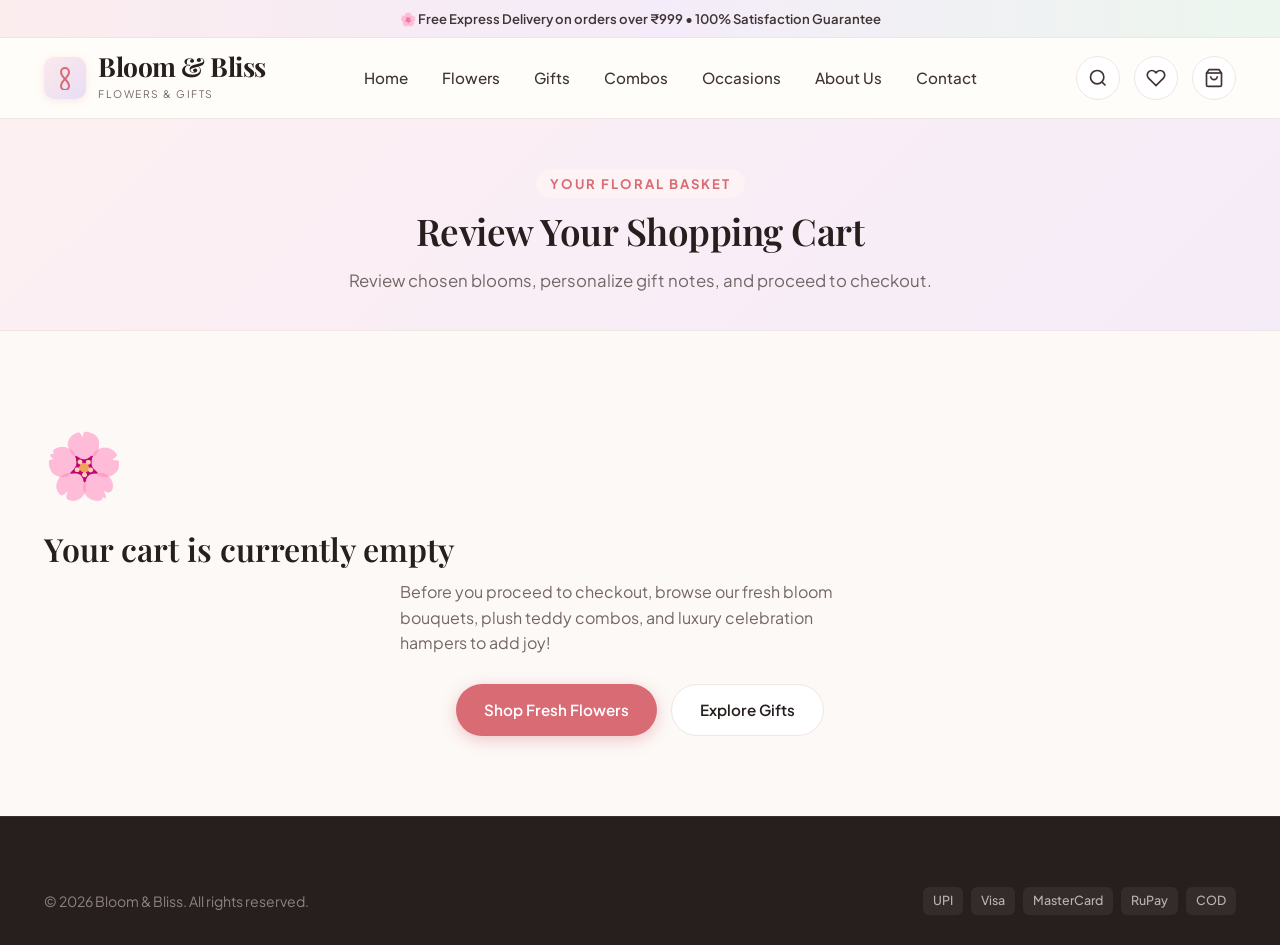
<file: cart.html>
<!DOCTYPE html>
<html lang="en">
<head>
  <meta charset="UTF-8" />
  <meta name="viewport" content="width=device-width, initial-scale=1.0" />
  <title>Shopping Cart | Bloom & Bliss</title>
  <meta name="description" content="Review your floral bouquets, gifts, and hampers in your Bloom & Bliss shopping cart. Enjoy seamless checkout and express delivery." />
  
  <!-- CSS Stylesheets -->
  <link rel="stylesheet" href="css/style.css" />
  <link rel="stylesheet" href="css/components.css" />
  <link rel="stylesheet" href="css/responsive.css" />
  <style>
    .cart-page-header {
      background: linear-gradient(135deg, #FDF0F2 0%, #F5ECF9 100%);
      padding: 50px 0 35px;
      text-align: center;
      border-bottom: 1px solid var(--border-subtle);
    }
    .cart-page-layout {
      display: grid;
      grid-template-columns: 1fr 380px;
      gap: 36px;
      align-items: start;
    }
    .cart-table-card {
      background: var(--white);
      border-radius: var(--radius-md);
      border: 1px solid var(--border-card);
      overflow: hidden;
      box-shadow: var(--shadow-sm);
    }
    .cart-table {
      width: 100%;
      border-collapse: collapse;
    }
    .cart-table th {
      background: var(--cream-bg);
      padding: 16px 20px;
      text-align: left;
      font-size: 0.85rem;
      font-weight: 700;
      text-transform: uppercase;
      letter-spacing: 0.8px;
      color: var(--text-dark);
      border-bottom: 1px solid var(--border-subtle);
    }
    .cart-table td {
      padding: 20px;
      border-bottom: 1px solid var(--border-subtle);
      vertical-align: middle;
    }
    .cart-item-flex {
      display: flex;
      align-items: center;
      gap: 16px;
    }
    .cart-item-thumb {
      width: 80px;
      height: 80px;
      border-radius: var(--radius-sm);
      object-fit: cover;
      background: #FAF4F4;
    }
    .cart-item-title {
      font-size: 1.05rem;
      font-family: var(--font-serif);
      margin-bottom: 4px;
      color: var(--text-dark);
    }
    .cart-item-meta {
      font-size: 0.8rem;
      color: var(--text-muted);
    }
    .cart-summary-card {
      background: var(--white);
      border-radius: var(--radius-md);
      border: 1px solid var(--border-card);
      padding: 28px;
      box-shadow: var(--shadow-sm);
      position: sticky;
      top: 100px;
    }
    .shipping-progress {
      background: var(--cream-bg);
      border: 1px solid var(--border-subtle);
      border-radius: var(--radius-sm);
      padding: 14px 18px;
      margin-bottom: 24px;
    }
    .shipping-bar-bg {
      width: 100%;
      height: 8px;
      background: #EEDCDA;
      border-radius: var(--radius-full);
      margin-top: 8px;
      overflow: hidden;
    }
    .shipping-bar-fill {
      height: 100%;
      background: var(--accent-sage);
      border-radius: var(--radius-full);
      transition: width 0.4s ease;
    }
    .coupon-box {
      display: flex;
      gap: 10px;
      margin: 20px 0;
    }
    .coupon-input {
      flex-grow: 1;
      border: 1.5px solid var(--border-subtle);
      border-radius: var(--radius-sm);
      padding: 10px 14px;
      font-size: 0.9rem;
      background: var(--cream-bg);
      outline: none;
      text-transform: uppercase;
    }
    .coupon-input:focus {
      background: var(--white);
      border-color: var(--primary);
    }
    @media (max-width: 992px) {
      .cart-page-layout {
        grid-template-columns: 1fr;
      }
      .cart-summary-card {
        position: static;
      }
      .cart-table th:nth-child(2),
      .cart-table td:nth-child(2) {
        display: none;
      }
    }
  </style>
</head>
<body>

  <!-- Announcement Bar -->
  <div class="announcement-bar">
    🌸 Free Express Delivery on orders over ₹999 • 100% Satisfaction Guarantee
  </div>

  <!-- Sticky Navbar -->
  <header class="site-header">
    <div class="container navbar">
      <a href="index.html" class="brand-logo">
        <div class="brand-icon">
          <svg viewBox="0 0 24 24" width="24" height="24" fill="none" stroke="currentColor" stroke-width="2">
            <path d="M12 2a4 4 0 0 0-4 4c0 3 4 7 4 7s4-4 4-7a4 4 0 0 0-4-4z"/>
            <path d="M12 13s-4 4-4 7a4 4 0 0 0 8 0c0-3-4-7-4-7z"/>
          </svg>
        </div>
        <div>
          <span class="brand-name">Bloom & Bliss</span>
          <span class="brand-tagline-sub">Flowers & Gifts</span>
        </div>
      </a>

      <nav class="nav-menu" id="nav-menu">
        <a href="index.html" class="nav-link">Home</a>
        <a href="flowers.html" class="nav-link">Flowers</a>
        <a href="gifts.html" class="nav-link">Gifts</a>
        <a href="combos.html" class="nav-link">Combos</a>
        <a href="occasions.html" class="nav-link">Occasions</a>
        <a href="about.html" class="nav-link">About Us</a>
        <a href="contact.html" class="nav-link">Contact</a>
      </nav>

      <div class="nav-actions">
        <button class="nav-icon-btn" onclick="openSearchModal()" title="Search catalog">
          <svg viewBox="0 0 24 24" width="20" height="20" fill="none" stroke="currentColor" stroke-width="2"><circle cx="11" cy="11" r="8"/><line x1="21" y1="21" x2="16.65" y2="16.65"/></svg>
        </button>
        <a href="wishlist.html" class="nav-icon-btn" title="View Wishlist">
          <svg viewBox="0 0 24 24" width="20" height="20" fill="none" stroke="currentColor" stroke-width="2"><path d="M20.84 4.61a5.5 5.5 0 0 0-7.78 0L12 5.67l-1.06-1.06a5.5 5.5 0 0 0-7.78 7.78l1.06 1.06L12 21.23l7.78-7.78 1.06-1.06a5.5 5.5 0 0 0 0-7.78z"/></svg>
          <span class="badge-counter wishlist-badge" style="display: none;">0</span>
        </a>
        <button class="nav-icon-btn active" onclick="toggleCartDrawer()" title="View Shopping Cart">
          <svg viewBox="0 0 24 24" width="20" height="20" fill="none" stroke="currentColor" stroke-width="2"><path d="M6 2L3 6v14a2 2 0 0 0 2 2h14a2 2 0 0 0 2-2V6l-3-4z"/><line x1="3" y1="6" x2="21" y2="6"/><path d="M16 10a4 4 0 0 1-8 0"/></svg>
          <span class="badge-counter cart-badge" style="display: none;">0</span>
        </button>
        <button class="mobile-toggle" id="mobile-toggle" onclick="toggleMobileMenu()">
          <span></span><span></span><span></span>
        </button>
      </div>
    </div>
  </header>

  <div class="nav-overlay" id="nav-overlay" onclick="closeMobileMenu()"></div>

  <!-- Cart Page Header -->
  <section class="cart-page-header">
    <div class="container">
      <span class="section-eyebrow">Your Floral Basket</span>
      <h1 class="section-title">Review Your Shopping Cart</h1>
      <p class="section-subtitle">Review chosen blooms, personalize gift notes, and proceed to checkout.</p>
    </div>
  </section>

  <!-- Cart Content Section -->
  <section class="section-spacer">
    <div class="container">
      <div id="cart-content-wrapper" class="cart-page-layout">
        <!-- Left: Items Table -->
        <div>
          <!-- Free Delivery Progress Bar -->
          <div class="shipping-progress" id="shipping-progress-box">
            <!-- Rendered dynamically -->
          </div>

          <div class="cart-table-card">
            <table class="cart-table">
              <thead>
                <tr>
                  <th>Product</th>
                  <th>Price</th>
                  <th>Quantity</th>
                  <th>Subtotal</th>
                  <th>Action</th>
                </tr>
              </thead>
              <tbody id="cart-table-body">
                <!-- Rendered dynamically -->
              </tbody>
            </table>
          </div>

          <div style="display: flex; justify-content: space-between; align-items: center; margin-top: 24px; flex-wrap: wrap; gap: 14px;">
            <a href="flowers.html" class="btn btn-outline">&larr; Continue Shopping</a>
            <button class="btn btn-sm" onclick="window.Cart.clearCart()" style="color: #D94656; border: 1px solid #F3C5C5; background: #FFF5F6; border-radius: var(--radius-full); padding: 8px 18px;">
              Clear Cart
            </button>
          </div>
        </div>

        <!-- Right: Order Summary Sidebar -->
        <div class="cart-summary-card">
          <h3 style="font-size: 1.4rem; margin-bottom: 20px; padding-bottom: 12px; border-bottom: 1px solid var(--border-subtle);">
            Order Summary
          </h3>

          <div style="display: flex; justify-content: space-between; margin-bottom: 12px; font-size: 0.95rem; color: var(--text-muted);">
            <span>Bag Subtotal</span>
            <span id="summary-subtotal" style="font-weight: 600; color: var(--text-dark);">₹0</span>
          </div>

          <div style="display: flex; justify-content: space-between; margin-bottom: 12px; font-size: 0.95rem; color: var(--text-muted);">
            <span>Delivery Charges</span>
            <span id="summary-delivery">₹0</span>
          </div>

          <div id="summary-discount-row" style="display: none; justify-content: space-between; margin-bottom: 12px; font-size: 0.95rem; color: var(--accent-sage);">
            <span>Coupon Discount</span>
            <span id="summary-discount">-₹0</span>
          </div>

          <!-- Coupon Input Form -->
          <div class="coupon-box">
            <input type="text" id="coupon-code-input" class="coupon-input" placeholder="Promo code (e.g. BLOOM10)" />
            <button class="btn btn-sm btn-outline" onclick="applyPromoCode()">Apply</button>
          </div>
          <div id="coupon-feedback" style="font-size: 0.8rem; margin-top: -12px; margin-bottom: 14px;"></div>

          <div style="display: flex; justify-content: space-between; align-items: baseline; font-size: 1.25rem; font-weight: 700; color: var(--text-dark); padding-top: 18px; border-top: 1.5px dashed var(--border-subtle); margin-top: 16px;">
            <span>Grand Total</span>
            <span id="summary-total" style="color: var(--primary); font-size: 1.6rem;">₹0</span>
          </div>

          <div style="margin-top: 24px;">
            <a href="checkout.html" class="btn btn-primary" style="width: 100%; padding: 15px; font-size: 1.05rem;">
              Proceed to Checkout &rarr;
            </a>
          </div>

          <div style="margin-top: 20px; padding-top: 16px; border-top: 1px solid var(--border-subtle); font-size: 0.82rem; color: var(--text-muted); display: flex; flex-direction: column; gap: 8px;">
            <span>🌸 100% On-time Express Delivery Guaranteed</span>
            <span>🔒 Safe & Encrypted Checkout</span>
            <span>💬 Free Handwritten Calligraphy Note</span>
          </div>
        </div>
      </div>

      <!-- Empty Cart State -->
      <div id="empty-cart-view" class="empty-catalog" style="display: none;">
        <div style="font-size: 4rem; margin-bottom: 16px;">🌸</div>
        <h2 style="font-size: 2rem; margin-bottom: 10px;">Your cart is currently empty</h2>
        <p style="color: var(--text-muted); max-width: 480px; margin: 0 auto 28px;">
          Before you proceed to checkout, browse our fresh bloom bouquets, plush teddy combos, and luxury celebration hampers to add joy!
        </p>
        <div style="display: flex; gap: 14px; justify-content: center; flex-wrap: wrap;">
          <a href="flowers.html" class="btn btn-primary">Shop Fresh Flowers</a>
          <a href="gifts.html" class="btn btn-outline">Explore Gifts</a>
        </div>
      </div>
    </div>
  </section>

  <!-- Footer -->
  <footer class="site-footer">
    <div class="container">
      <div class="footer-bottom" style="border-top: none; padding-top: 0;">
        <p>&copy; 2026 Bloom & Bliss. All rights reserved.</p>
        <div class="payment-badges">
          <span class="payment-badge">UPI</span>
          <span class="payment-badge">Visa</span>
          <span class="payment-badge">MasterCard</span>
          <span class="payment-badge">RuPay</span>
          <span class="payment-badge">COD</span>
        </div>
      </div>
    </div>
  </footer>

  <!-- Scripts -->
  <script src="js/products.js"></script>
  <script src="js/cart.js"></script>
  <script src="js/main.js"></script>
  <script>
    function renderFullCart() {
      const wrapper = document.getElementById('cart-content-wrapper');
      const emptyView = document.getElementById('empty-cart-view');
      const tbody = document.getElementById('cart-table-body');
      const items = window.Cart.getItems();

      if (items.length === 0) {
        wrapper.style.display = 'none';
        emptyView.style.display = 'block';
        return;
      }

      wrapper.style.display = 'grid';
      emptyView.style.display = 'none';

      // Render Table Rows
      tbody.innerHTML = items.map(item => `
        <tr>
          <td>
            <div class="cart-item-flex">
              <img src="${item.image}" alt="${item.name}" class="cart-item-thumb" onerror="this.onerror=null; this.src='${FALLBACK_IMAGE}';" />
              <div>
                <h4 class="cart-item-title">${item.name}</h4>
                ${item.giftWrap ? '<span class="cart-item-meta" style="color: var(--primary);">+ Satin Gift Packaging</span><br/>' : ''}
                ${item.message ? `<span class="cart-item-meta">Note: "${item.message}"</span>` : ''}
              </div>
            </div>
          </td>
          <td>
            <span style="font-weight: 600; color: var(--text-dark);">${formatINR(item.price)}</span>
          </td>
          <td>
            <div class="qty-pill">
              <button onclick="window.Cart.updateQuantity('${item.id}', -1)">-</button>
              <span>${item.quantity}</span>
              <button onclick="window.Cart.updateQuantity('${item.id}', 1)">+</button>
            </div>
          </td>
          <td>
            <span style="font-weight: 700; color: var(--primary);">${formatINR(item.price * item.quantity)}</span>
          </td>
          <td>
            <button onclick="window.Cart.removeItem('${item.id}')" style="color: #A39696; transition: color 0.2s;" onmouseover="this.style.color='#D94656'" onmouseout="this.style.color='#A39696'" title="Remove Item">
              <svg viewBox="0 0 24 24" width="18" height="18" fill="none" stroke="currentColor" stroke-width="2"><polyline points="3 6 5 6 21 6"/><path d="M19 6v14a2 2 0 0 1-2 2H7a2 2 0 0 1-2-2V6m3 0V4a2 2 0 0 1 2-2h4a2 2 0 0 1 2 2v2"/></svg>
            </button>
          </td>
        </tr>
      `).join('');

      // Update Summary Values
      const subtotal = window.Cart.getSubtotal();
      const delivery = window.Cart.getDeliveryCharge();
      const discount = window.Cart.getDiscount();
      const total = window.Cart.getTotal();
      const coupon = window.Cart.getCoupon();

      document.getElementById('summary-subtotal').textContent = formatINR(subtotal);
      
      const delEl = document.getElementById('summary-delivery');
      if (delivery === 0) {
        delEl.innerHTML = '<span style="color: var(--accent-sage); font-weight: 700;">FREE</span>';
      } else {
        delEl.textContent = formatINR(delivery);
      }

      const discRow = document.getElementById('summary-discount-row');
      const discEl = document.getElementById('summary-discount');
      if (discount > 0) {
        discRow.style.display = 'flex';
        discEl.textContent = `-${formatINR(discount)}`;
      } else {
        discRow.style.display = 'none';
      }

      document.getElementById('summary-total').textContent = formatINR(total);

      // Shipping progress calculation
      const progressBox = document.getElementById('shipping-progress-box');
      if (subtotal >= 999) {
        progressBox.innerHTML = `
          <div style="font-size: 0.9rem; font-weight: 600; color: var(--accent-sage);">
            🎉 Congratulations! You have unlocked <strong>FREE Express Delivery</strong>.
          </div>
          <div class="shipping-bar-bg"><div class="shipping-bar-fill" style="width: 100%;"></div></div>
        `;
      } else {
        const remaining = 999 - subtotal;
        const pct = Math.min(100, Math.round((subtotal / 999) * 100));
        progressBox.innerHTML = `
          <div style="font-size: 0.9rem; color: var(--text-dark);">
            Add <strong>${formatINR(remaining)}</strong> more to your basket to enjoy <strong>FREE Express Delivery</strong>!
          </div>
          <div class="shipping-bar-bg"><div class="shipping-bar-fill" style="width: ${pct}%;"></div></div>
        `;
      }

      // Display coupon state if present
      const feedback = document.getElementById('coupon-feedback');
      const input = document.getElementById('coupon-code-input');
      if (coupon) {
        feedback.innerHTML = `<span style="color: var(--accent-sage); font-weight: 600;">✓ Code ${coupon.code} applied (${coupon.description})</span> <button onclick="window.Cart.removeCoupon()" style="color: #D94656; text-decoration: underline; margin-left: 6px;">Remove</button>`;
        input.value = coupon.code;
      } else {
        feedback.innerHTML = '';
      }
    }

    function applyPromoCode() {
      const input = document.getElementById('coupon-code-input');
      const code = input ? input.value : '';
      const res = window.Cart.applyCoupon(code);
      if (res.success) {
        showToast(res.message, 'success');
      } else {
        showToast(res.message, 'error');
      }
    }

    document.addEventListener('DOMContentLoaded', () => {
      renderFullCart();
      window.addEventListener('bloom:cart-updated', renderFullCart);
    });
  </script>
</body>
</html>
</file>
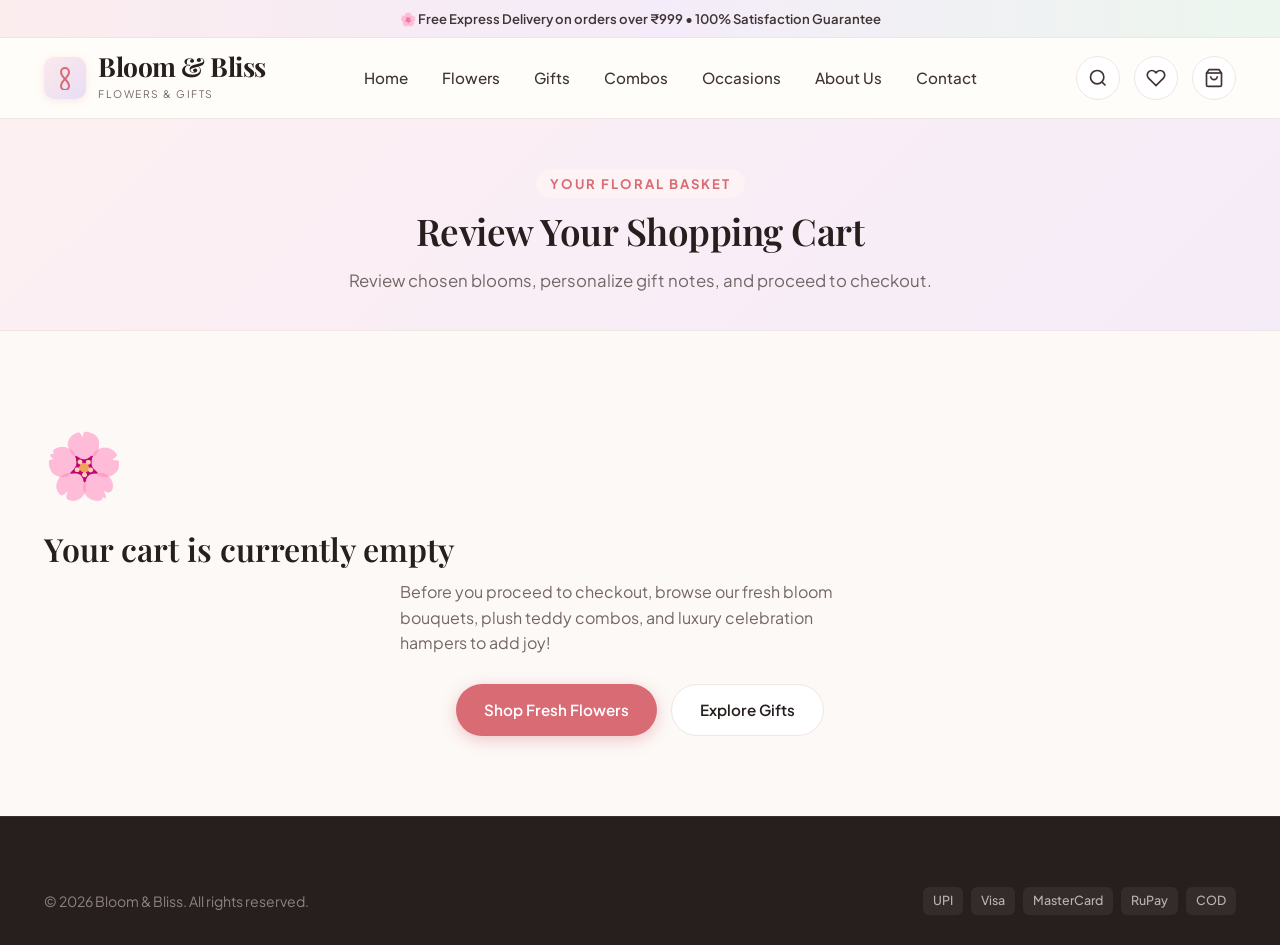
<file: checkout.html>
<!DOCTYPE html>
<html lang="en">
<head>
  <meta charset="UTF-8" />
  <meta name="viewport" content="width=device-width, initial-scale=1.0" />
  <title>Secure Checkout | Bloom & Bliss</title>
  <meta name="description" content="Complete your order with Bloom & Bliss. Same-day express flower and gift delivery across India." />
  
  <!-- CSS Stylesheets -->
  <link rel="stylesheet" href="css/style.css" />
  <link rel="stylesheet" href="css/components.css" />
  <link rel="stylesheet" href="css/responsive.css" />
  <style>
    .checkout-header {
      background: linear-gradient(135deg, #FDF0F2 0%, #F5ECF9 100%);
      padding: 45px 0 30px;
      text-align: center;
      border-bottom: 1px solid var(--border-subtle);
    }
    .checkout-grid {
      display: grid;
      grid-template-columns: 1.4fr 1fr;
      gap: 36px;
      align-items: start;
    }
    .checkout-card {
      background: var(--white);
      border-radius: var(--radius-md);
      border: 1px solid var(--border-card);
      padding: 32px;
      box-shadow: var(--shadow-sm);
      margin-bottom: 24px;
    }
    .checkout-step-title {
      font-size: 1.25rem;
      font-family: var(--font-serif);
      margin-bottom: 20px;
      padding-bottom: 10px;
      border-bottom: 1px solid var(--border-subtle);
      display: flex;
      align-items: center;
      gap: 10px;
    }
    .step-number {
      width: 28px;
      height: 28px;
      border-radius: 50%;
      background: var(--primary);
      color: var(--white);
      font-size: 0.85rem;
      font-family: var(--font-sans);
      font-weight: 700;
      display: flex;
      align-items: center;
      justify-content: center;
    }
    .form-row {
      display: grid;
      grid-template-columns: 1fr 1fr;
      gap: 16px;
    }
    .form-row-3 {
      display: grid;
      grid-template-columns: 1fr 1fr 1fr;
      gap: 16px;
    }
    .payment-option-card {
      border: 1.5px solid var(--border-subtle);
      border-radius: var(--radius-sm);
      padding: 16px;
      margin-bottom: 12px;
      display: flex;
      align-items: center;
      gap: 14px;
      cursor: pointer;
      transition: all var(--transition-fast);
      background: var(--cream-bg);
    }
    .payment-option-card:hover, .payment-option-card.active {
      border-color: var(--primary);
      background: var(--primary-light);
    }
    .payment-option-card input {
      accent-color: var(--primary);
      width: 18px;
      height: 18px;
    }
    .payment-details-box {
      margin-top: 14px;
      padding: 16px;
      background: var(--white);
      border-radius: var(--radius-sm);
      border: 1px dashed var(--border-subtle);
      display: none;
    }
    .payment-details-box.active {
      display: block;
    }
    .order-summary-sidebar {
      background: var(--white);
      border: 1px solid var(--border-card);
      border-radius: var(--radius-md);
      padding: 28px;
      box-shadow: var(--shadow-sm);
      position: sticky;
      top: 100px;
    }
    .sidebar-item-row {
      display: flex;
      gap: 12px;
      align-items: center;
      padding: 10px 0;
      border-bottom: 1px solid var(--border-subtle);
    }
    .sidebar-item-img {
      width: 50px;
      height: 50px;
      border-radius: var(--radius-xs);
      object-fit: cover;
    }
    /* Order Confirmation Success Modal */
    .success-modal-dialog {
      background: var(--white);
      border-radius: var(--radius-lg);
      max-width: 600px;
      width: 100%;
      padding: 40px;
      text-align: center;
      box-shadow: 0 25px 60px rgba(0, 0, 0, 0.25);
    }
    .success-icon-wrap {
      width: 76px;
      height: 76px;
      border-radius: 50%;
      background: #E8F5EB;
      color: var(--accent-sage);
      display: flex;
      align-items: center;
      justify-content: center;
      margin: 0 auto 20px;
    }
    .order-receipt-box {
      background: var(--cream-bg);
      border: 1px solid var(--border-subtle);
      border-radius: var(--radius-sm);
      padding: 20px;
      margin: 24px 0;
      text-align: left;
    }
    .receipt-row {
      display: flex;
      justify-content: space-between;
      margin-bottom: 8px;
      font-size: 0.92rem;
    }
    @media (max-width: 992px) {
      .checkout-grid {
        grid-template-columns: 1fr;
      }
      .order-summary-sidebar {
        position: static;
        order: -1;
      }
    }
    @media (max-width: 600px) {
      .form-row, .form-row-3 {
        grid-template-columns: 1fr;
      }
    }
  </style>
</head>
<body>

  <!-- Announcement Bar -->
  <div class="announcement-bar">
    🔒 Safe 256-Bit SSL Encrypted Checkout • Same-Day Floral Dispatch
  </div>

  <!-- Sticky Navbar -->
  <header class="site-header">
    <div class="container navbar">
      <a href="index.html" class="brand-logo">
        <div class="brand-icon">
          <svg viewBox="0 0 24 24" width="24" height="24" fill="none" stroke="currentColor" stroke-width="2">
            <path d="M12 2a4 4 0 0 0-4 4c0 3 4 7 4 7s4-4 4-7a4 4 0 0 0-4-4z"/>
            <path d="M12 13s-4 4-4 7a4 4 0 0 0 8 0c0-3-4-7-4-7z"/>
          </svg>
        </div>
        <div>
          <span class="brand-name">Bloom & Bliss</span>
          <span class="brand-tagline-sub">Flowers & Gifts</span>
        </div>
      </a>

      <nav class="nav-menu" id="nav-menu">
        <a href="index.html" class="nav-link">Home</a>
        <a href="flowers.html" class="nav-link">Flowers</a>
        <a href="gifts.html" class="nav-link">Gifts</a>
        <a href="combos.html" class="nav-link">Combos</a>
        <a href="occasions.html" class="nav-link">Occasions</a>
        <a href="about.html" class="nav-link">About Us</a>
        <a href="contact.html" class="nav-link">Contact</a>
      </nav>

      <div class="nav-actions">
        <a href="cart.html" class="btn btn-sm btn-outline">
          &larr; Return to Cart
        </a>
      </div>
    </div>
  </header>

  <!-- Checkout Header -->
  <section class="checkout-header">
    <div class="container">
      <span class="section-eyebrow">Express Delivery</span>
      <h1 class="section-title">Delivery & Payment Details</h1>
      <p class="section-subtitle">Please provide recipient address and preferred delivery date.</p>
    </div>
  </section>

  <!-- Checkout Content -->
  <section class="section-spacer">
    <div class="container">
      <form id="checkout-form" onsubmit="handlePlaceOrder(event)">
        <div class="checkout-grid">
          <!-- Left: Checkout Forms -->
          <div>
            <!-- Step 1: Contact Details -->
            <div class="checkout-card">
              <h3 class="checkout-step-title">
                <span class="step-number">1</span>
                Contact & Sender Details
              </h3>
              <div class="form-row">
                <div class="form-group">
                  <label class="form-label">Full Name *</label>
                  <input type="text" id="cust-name" class="form-input" placeholder="e.g. Rahul Sharma" required />
                </div>
                <div class="form-group">
                  <label class="form-label">Mobile Number (for delivery updates) *</label>
                  <input type="tel" id="cust-phone" class="form-input" placeholder="9876543210" pattern="[0-9]{10}" title="10-digit mobile number" required />
                </div>
              </div>
              <div class="form-group">
                <label class="form-label">Email Address (for invoice & tracking) *</label>
                <input type="email" id="cust-email" class="form-input" placeholder="rahul@example.com" required />
              </div>
            </div>

            <!-- Step 2: Delivery Address -->
            <div class="checkout-card">
              <h3 class="checkout-step-title">
                <span class="step-number">2</span>
                Recipient Delivery Address
              </h3>
              <div class="form-group">
                <label class="form-label">Street Address & Landmark *</label>
                <input type="text" id="cust-address" class="form-input" placeholder="Flat No., Wing, Building Name, Street Landmark" required />
              </div>
              <div class="form-row-3">
                <div class="form-group">
                  <label class="form-label">City *</label>
                  <input type="text" id="cust-city" class="form-input" placeholder="Bangalore" required />
                </div>
                <div class="form-group">
                  <label class="form-label">State *</label>
                  <input type="text" id="cust-state" class="form-input" placeholder="Karnataka" required />
                </div>
                <div class="form-group">
                  <label class="form-label">Pincode *</label>
                  <input type="text" id="cust-pincode" class="form-input" placeholder="560038" pattern="[0-9]{6}" title="6-digit Pincode" required />
                </div>
              </div>
            </div>

            <!-- Step 3: Delivery Date & Gift Message -->
            <div class="checkout-card">
              <h3 class="checkout-step-title">
                <span class="step-number">3</span>
                Delivery Date & Complimentary Message
              </h3>
              <div class="form-group">
                <label class="form-label">Select Delivery Date *</label>
                <input type="date" id="cust-date" class="form-input" required />
              </div>
              <div class="form-group">
                <label class="form-label">Gift Message (Handwritten on complimentary floral card)</label>
                <textarea id="cust-message" class="form-textarea" rows="3" placeholder="Write your heartfelt greeting, anniversary wish, or birthday blessing here..."></textarea>
              </div>
            </div>

            <!-- Step 4: Payment Options (UPI, COD, Card) -->
            <div class="checkout-card">
              <h3 class="checkout-step-title">
                <span class="step-number">4</span>
                Select Payment Method
              </h3>

              <!-- Option 1: UPI -->
              <label class="payment-option-card active" onclick="selectPaymentMethod('upi')">
                <input type="radio" name="payment-method" id="pay-upi" value="UPI" checked />
                <div style="flex-grow: 1;">
                  <strong style="color: var(--text-dark); display: block;">UPI (Google Pay / PhonePe / Paytm / BHIM)</strong>
                  <span style="font-size: 0.82rem; color: var(--text-muted);">Instant zero-fee transfer via any UPI App</span>
                </div>
                <span class="payment-badge" style="background: var(--accent-sage-light); color: var(--accent-sage); font-weight: 700;">Fastest</span>
              </label>

              <div id="upi-details" class="payment-details-box active">
                <label class="form-label">Enter UPI ID / VPA</label>
                <div style="display: flex; gap: 10px;">
                  <input type="text" id="upi-id-input" class="form-input" placeholder="e.g. yourname@okhdfcbank" />
                  <button type="button" class="btn btn-sm btn-outline" onclick="verifyUpiMock()">Verify</button>
                </div>
                <span id="upi-status" style="font-size: 0.8rem; color: var(--accent-sage); margin-top: 6px; display: block;"></span>
              </div>

              <!-- Option 2: Card -->
              <label class="payment-option-card" onclick="selectPaymentMethod('card')">
                <input type="radio" name="payment-method" id="pay-card" value="Card" />
                <div style="flex-grow: 1;">
                  <strong style="color: var(--text-dark); display: block;">Credit / Debit Card</strong>
                  <span style="font-size: 0.82rem; color: var(--text-muted);">Visa, MasterCard, RuPay, American Express</span>
                </div>
              </label>

              <div id="card-details" class="payment-details-box">
                <div class="form-group">
                  <label class="form-label">Card Number</label>
                  <input type="text" class="form-input" placeholder="XXXX XXXX XXXX 4123" maxlength="19" />
                </div>
                <div class="form-row">
                  <div class="form-group">
                    <label class="form-label">Expiry (MM/YY)</label>
                    <input type="text" class="form-input" placeholder="08/28" maxlength="5" />
                  </div>
                  <div class="form-group">
                    <label class="form-label">CVV</label>
                    <input type="password" class="form-input" placeholder="123" maxlength="4" />
                  </div>
                </div>
              </div>

              <!-- Option 3: COD -->
              <label class="payment-option-card" onclick="selectPaymentMethod('cod')">
                <input type="radio" name="payment-method" id="pay-cod" value="COD" />
                <div style="flex-grow: 1;">
                  <strong style="color: var(--text-dark); display: block;">Cash on Delivery (COD)</strong>
                  <span style="font-size: 0.82rem; color: var(--text-muted);">Pay upon delivery of fresh flowers at doorstep</span>
                </div>
              </label>

              <div id="cod-details" class="payment-details-box">
                <p style="font-size: 0.86rem; color: var(--text-muted);">
                  Please have the exact amount in cash or scan the delivery executive's QR code upon arrival.
                </p>
              </div>

              <div style="margin-top: 28px;">
                <button type="submit" class="btn btn-primary" style="width: 100%; padding: 16px; font-size: 1.1rem;">
                  Place Order & Confirm &rarr;
                </button>
              </div>
            </div>
          </div>

          <!-- Right: Order Summary Sidebar -->
          <div class="order-summary-sidebar">
            <h3 style="font-size: 1.35rem; margin-bottom: 18px; padding-bottom: 10px; border-bottom: 1px solid var(--border-subtle);">
              Order Summary (<span id="checkout-count">0</span> items)
            </h3>

            <!-- List of Items -->
            <div id="checkout-items-list" style="max-height: 280px; overflow-y: auto; margin-bottom: 18px;">
              <!-- Dynamic Rows -->
            </div>

            <!-- Price Breakdown -->
            <div style="display: flex; justify-content: space-between; margin-bottom: 10px; font-size: 0.9rem; color: var(--text-muted);">
              <span>Bag Subtotal</span>
              <span id="co-subtotal" style="color: var(--text-dark); font-weight: 600;">₹0</span>
            </div>

            <div style="display: flex; justify-content: space-between; margin-bottom: 10px; font-size: 0.9rem; color: var(--text-muted);">
              <span>Delivery Fee</span>
              <span id="co-delivery">₹0</span>
            </div>

            <div id="co-discount-row" style="display: none; justify-content: space-between; margin-bottom: 10px; font-size: 0.9rem; color: var(--accent-sage);">
              <span>Discount</span>
              <span id="co-discount">-₹0</span>
            </div>

            <div style="display: flex; justify-content: space-between; align-items: baseline; font-size: 1.25rem; font-weight: 700; color: var(--text-dark); padding-top: 14px; border-top: 1.5px dashed var(--border-subtle); margin-top: 14px;">
              <span>Total Payable</span>
              <span id="co-total" style="color: var(--primary); font-size: 1.5rem;">₹0</span>
            </div>

            <div style="margin-top: 20px; font-size: 0.8rem; color: var(--text-muted); line-height: 1.5;">
              By placing this order you agree to Bloom & Bliss's Terms of Service and Freshness Guarantee.
            </div>
          </div>
        </div>
      </form>
    </div>
  </section>

  <!-- Order Confirmation Success Modal -->
  <div id="order-success-modal" class="modal-backdrop">
    <div class="success-modal-dialog animate-scale-up">
      <div class="success-icon-wrap">
        <svg viewBox="0 0 24 24" width="44" height="44" fill="none" stroke="currentColor" stroke-width="2.5"><polyline points="20 6 9 17 4 12"/></svg>
      </div>

      <h2 style="font-size: 2rem; margin-bottom: 8px;">Order Confirmed!</h2>
      <p style="color: var(--text-muted); font-size: 0.95rem;">
        Thank you! Your floral surprise is in good hands. We have received your order and our florists are preparing it.
      </p>

      <div class="order-receipt-box">
        <div class="receipt-row">
          <span style="color: var(--text-muted);">Order ID:</span>
          <strong id="receipt-id" style="color: var(--primary);">BNB-2026-0000</strong>
        </div>
        <div class="receipt-row">
          <span style="color: var(--text-muted);">Recipient:</span>
          <span id="receipt-name">Recipient Name</span>
        </div>
        <div class="receipt-row">
          <span style="color: var(--text-muted);">Delivery Date:</span>
          <span id="receipt-date">DD/MM/YYYY</span>
        </div>
        <div class="receipt-row">
          <span style="color: var(--text-muted);">Payment Method:</span>
          <span id="receipt-method">UPI</span>
        </div>
        <div class="receipt-row" style="padding-top: 8px; border-top: 1px dashed var(--border-subtle); margin-top: 8px; font-weight: 700; font-size: 1.05rem;">
          <span>Amount Paid:</span>
          <span id="receipt-amount" style="color: var(--primary);">₹0</span>
        </div>
      </div>

      <div style="display: flex; gap: 12px; justify-content: center; flex-wrap: wrap;">
        <button class="btn btn-outline" onclick="window.print()">
          Print Receipt
        </button>
        <a href="index.html" class="btn btn-primary">
          Continue Shopping &rarr;
        </a>
      </div>
    </div>
  </div>

  <!-- Scripts -->
  <script src="js/products.js"></script>
  <script src="js/cart.js"></script>
  <script src="js/main.js"></script>
  <script>
    function renderCheckoutSummary() {
      const items = window.Cart.getItems();
      const count = window.Cart.getCount();
      const subtotal = window.Cart.getSubtotal();
      const delivery = window.Cart.getDeliveryCharge();
      const discount = window.Cart.getDiscount();
      const total = window.Cart.getTotal();

      if (items.length === 0) {
        // Redirect to cart if empty
        window.location.href = 'cart.html';
        return;
      }

      document.getElementById('checkout-count').textContent = count;
      document.getElementById('co-subtotal').textContent = formatINR(subtotal);
      
      const delEl = document.getElementById('co-delivery');
      if (delivery === 0) {
        delEl.innerHTML = '<span style="color: var(--accent-sage); font-weight: 700;">FREE</span>';
      } else {
        delEl.textContent = formatINR(delivery);
      }

      const discRow = document.getElementById('co-discount-row');
      const discEl = document.getElementById('co-discount');
      if (discount > 0) {
        discRow.style.display = 'flex';
        discEl.textContent = `-${formatINR(discount)}`;
      } else {
        discRow.style.display = 'none';
      }

      document.getElementById('co-total').textContent = formatINR(total);

      // Render Item List
      const listContainer = document.getElementById('checkout-items-list');
      listContainer.innerHTML = items.map(item => `
        <div class="sidebar-item-row">
          <img src="${item.image}" alt="${item.name}" class="sidebar-item-img" onerror="this.onerror=null; this.src='${FALLBACK_IMAGE}';" />
          <div style="flex-grow: 1;">
            <strong style="font-size: 0.88rem; color: var(--text-dark); display: block;">${item.name}</strong>
            <span style="font-size: 0.8rem; color: var(--text-muted);">Qty: ${item.quantity} &times; ${formatINR(item.price)}</span>
          </div>
          <span style="font-weight: 600; font-size: 0.9rem; color: var(--text-dark);">${formatINR(item.price * item.quantity)}</span>
        </div>
      `).join('');
    }

    function selectPaymentMethod(type) {
      document.querySelectorAll('.payment-option-card').forEach(c => c.classList.remove('active'));
      document.querySelectorAll('.payment-details-box').forEach(b => b.classList.remove('active'));

      if (type === 'upi') {
        document.getElementById('pay-upi').checked = true;
        document.getElementById('pay-upi').closest('.payment-option-card').classList.add('active');
        document.getElementById('upi-details').classList.add('active');
      } else if (type === 'card') {
        document.getElementById('pay-card').checked = true;
        document.getElementById('pay-card').closest('.payment-option-card').classList.add('active');
        document.getElementById('card-details').classList.add('active');
      } else if (type === 'cod') {
        document.getElementById('pay-cod').checked = true;
        document.getElementById('pay-cod').closest('.payment-option-card').classList.add('active');
        document.getElementById('cod-details').classList.add('active');
      }
    }

    function verifyUpiMock() {
      const inp = document.getElementById('upi-id-input');
      const status = document.getElementById('upi-status');
      if (inp && inp.value.includes('@')) {
        status.textContent = `✓ UPI ID Verified (${inp.value.trim()})`;
        showToast('UPI ID verified successfully!', 'success');
      } else {
        status.textContent = 'Please enter a valid UPI ID (e.g. name@upi)';
        status.style.color = '#D94656';
      }
    }

    function handlePlaceOrder(event) {
      event.preventDefault();
      
      const name = document.getElementById('cust-name').value.trim();
      const phone = document.getElementById('cust-phone').value.trim();
      const email = document.getElementById('cust-email').value.trim();
      const date = document.getElementById('cust-date').value;
      const paymentMethod = document.querySelector('input[name="payment-method"]:checked').value;
      const totalAmount = window.Cart.getTotal();

      if (!name || !phone || !email || !date) {
        showToast('Please fill all mandatory fields.', 'error');
        return;
      }

      // Generate realistic Order ID
      const orderId = 'BNB-' + new Date().getFullYear() + '-' + Math.floor(10000 + Math.random() * 90000);

      // Populate Success Modal
      document.getElementById('receipt-id').textContent = orderId;
      document.getElementById('receipt-name').textContent = name;
      document.getElementById('receipt-date').textContent = new Date(date).toLocaleDateString('en-IN', { weekday: 'short', year: 'numeric', month: 'short', day: 'numeric' });
      document.getElementById('receipt-method').textContent = paymentMethod;
      document.getElementById('receipt-amount').textContent = formatINR(totalAmount);

      // Clear Cart from storage
      window.Cart.clearCart();

      // Show Modal
      const modal = document.getElementById('order-success-modal');
      modal.classList.add('active');
      document.body.style.overflow = 'hidden';
    }

    document.addEventListener('DOMContentLoaded', () => {
      // Set min date to today for delivery date picker
      const today = new Date().toISOString().split('T')[0];
      const datePicker = document.getElementById('cust-date');
      if (datePicker) {
        datePicker.min = today;
        datePicker.value = today;
      }

      renderCheckoutSummary();
    });
  </script>
</body>
</html>
</file>
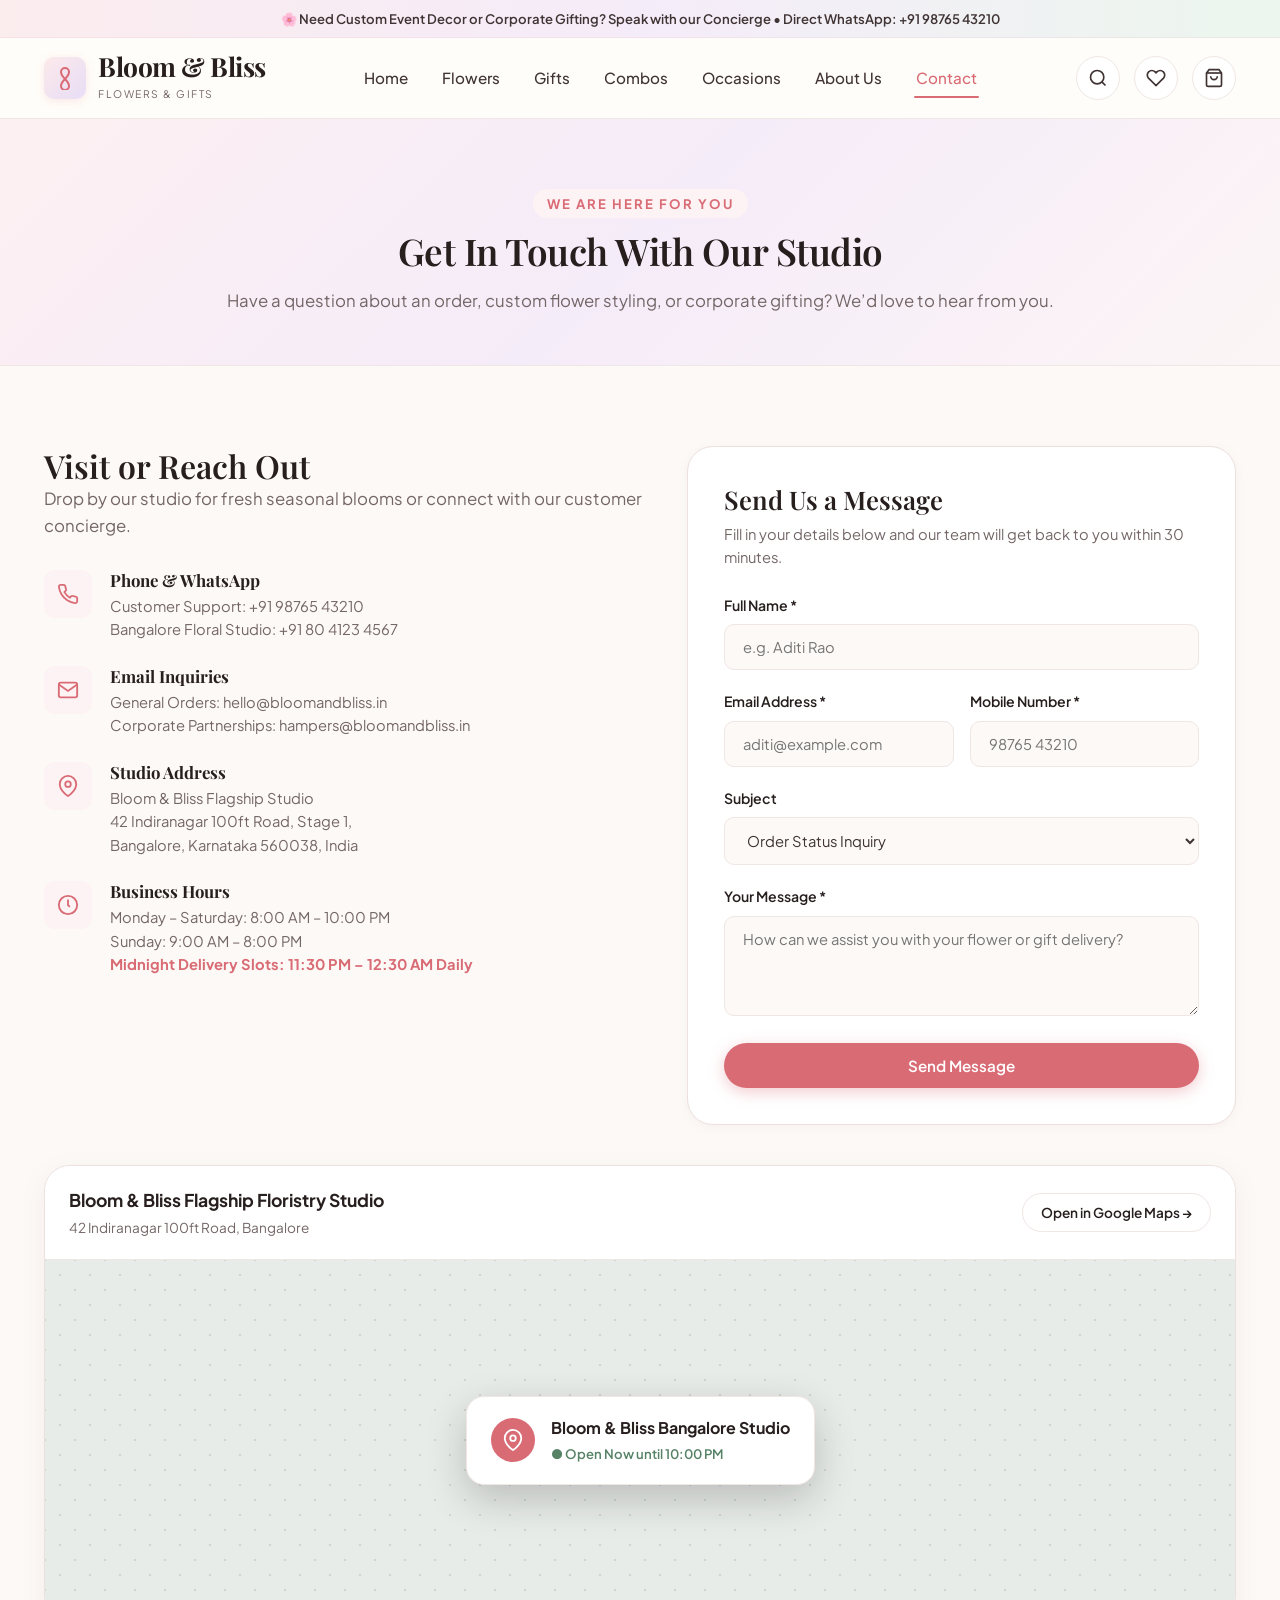
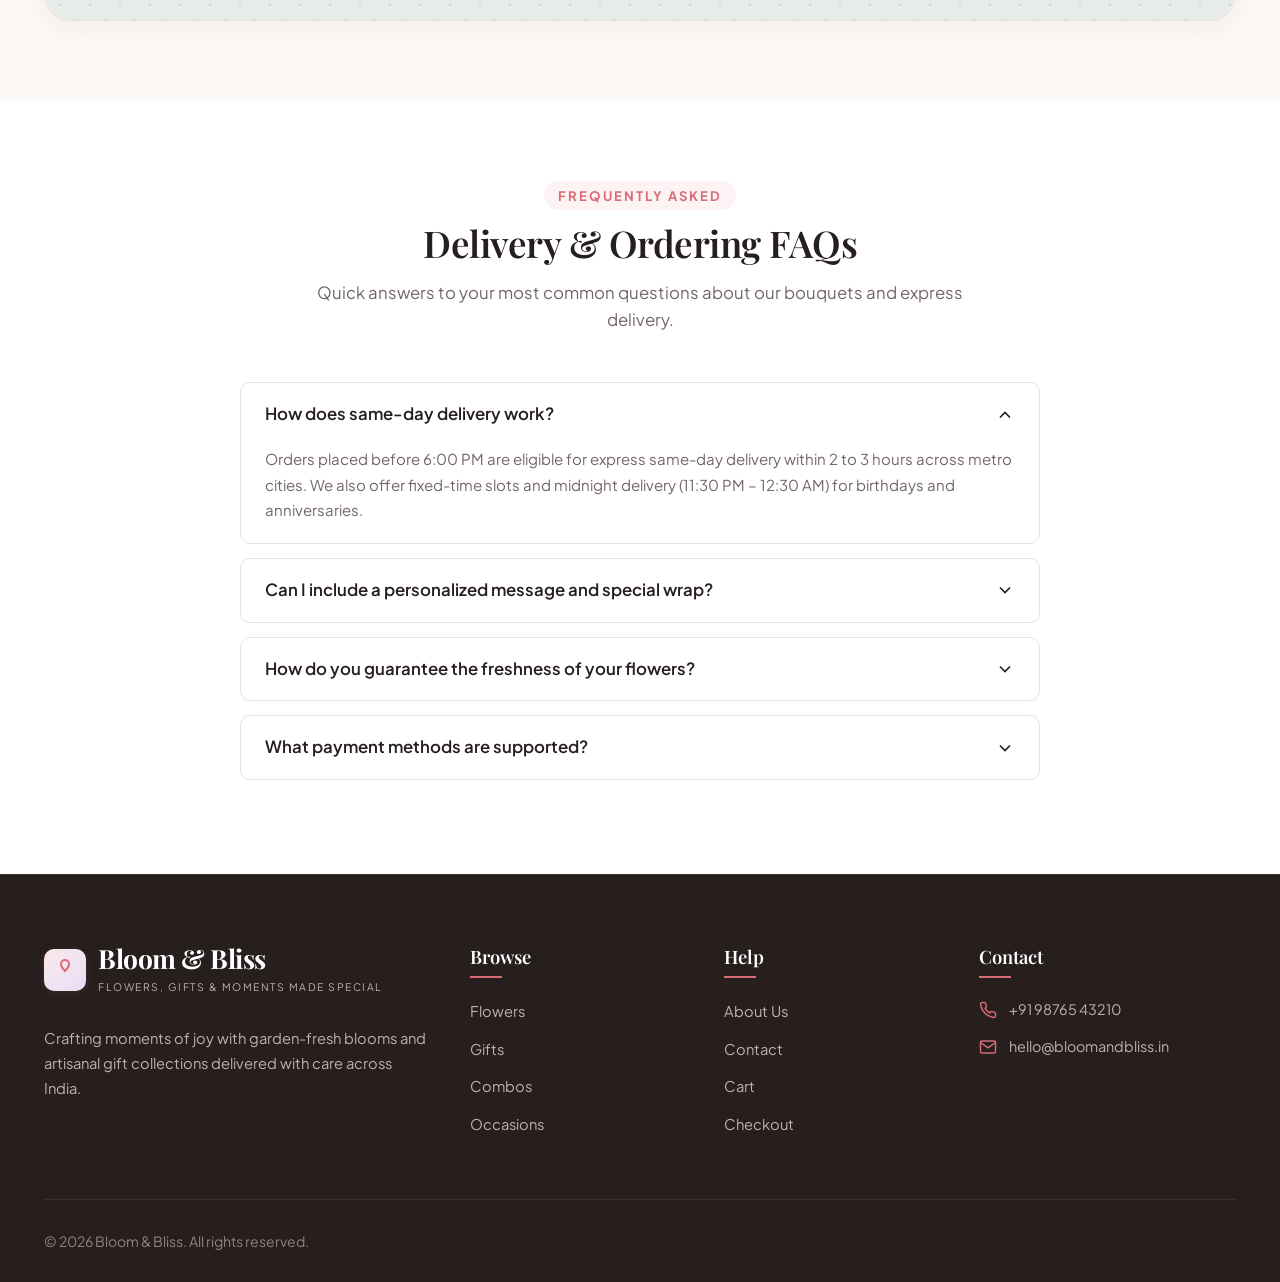
<file: contact.html>
<!DOCTYPE html>
<html lang="en">
<head>
  <meta charset="UTF-8" />
  <meta name="viewport" content="width=device-width, initial-scale=1.0" />
  <title>Contact Us & Floral Studio | Bloom & Bliss</title>
  <meta name="description" content="Get in touch with the Bloom & Bliss floral concierge team. Visit our Bangalore studio, chat with our florists, or send an inquiry." />
  
  <!-- CSS Stylesheets -->
  <link rel="stylesheet" href="css/style.css" />
  <link rel="stylesheet" href="css/components.css" />
  <link rel="stylesheet" href="css/responsive.css" />
  <style>
    .contact-hero {
      background: linear-gradient(135deg, #FDF0F2 0%, #F5ECF9 50%, #FCF5F5 100%);
      padding: 70px 0 50px;
      text-align: center;
      border-bottom: 1px solid var(--border-subtle);
    }
    .contact-layout {
      display: grid;
      grid-template-columns: 1.1fr 1fr;
      gap: 40px;
    }
    .contact-card-box {
      background: var(--white);
      border: 1px solid var(--border-card);
      border-radius: var(--radius-lg);
      padding: 36px;
      box-shadow: var(--shadow-sm);
    }
    .info-card {
      display: flex;
      gap: 18px;
      margin-bottom: 24px;
      align-items: flex-start;
    }
    .info-icon {
      width: 48px;
      height: 48px;
      border-radius: var(--radius-sm);
      background: var(--primary-light);
      color: var(--primary);
      display: flex;
      align-items: center;
      justify-content: center;
      flex-shrink: 0;
    }
    .info-title {
      font-size: 1.05rem;
      font-weight: 700;
      color: var(--text-dark);
      margin-bottom: 4px;
    }
    .info-desc {
      color: var(--text-muted);
      font-size: 0.92rem;
      line-height: 1.6;
    }
    .form-group {
      margin-bottom: 20px;
    }
    .form-label {
      display: block;
      font-size: 0.88rem;
      font-weight: 600;
      color: var(--text-dark);
      margin-bottom: 8px;
    }
    .form-input, .form-textarea {
      width: 100%;
      padding: 13px 18px;
      border: 1.5px solid var(--border-subtle);
      border-radius: var(--radius-sm);
      font-size: 0.92rem;
      background: var(--cream-bg);
      outline: none;
      transition: all var(--transition-fast);
    }
    .form-input:focus, .form-textarea:focus {
      background: var(--white);
      border-color: var(--primary);
      box-shadow: 0 0 0 4px rgba(217, 107, 117, 0.12);
    }
    /* Google Maps Styled Location Component */
    .map-container {
      margin-top: 40px;
      border-radius: var(--radius-lg);
      overflow: hidden;
      border: 1px solid var(--border-card);
      box-shadow: var(--shadow-md);
      background: var(--white);
    }
    .map-header {
      padding: 20px 24px;
      background: var(--white);
      display: flex;
      justify-content: space-between;
      align-items: center;
      border-bottom: 1px solid var(--border-subtle);
    }
    .map-canvas-mockup {
      position: relative;
      height: 360px;
      background: #E8ECE9;
      display: flex;
      align-items: center;
      justify-content: center;
      background-image: radial-gradient(#CED6D0 1.5px, transparent 1.5px), radial-gradient(#CED6D0 1.5px, #E8ECE9 1.5px);
      background-size: 30px 30px;
      background-position: 0 0, 15px 15px;
    }
    .map-pin-card {
      background: var(--white);
      border-radius: var(--radius-md);
      padding: 18px 24px;
      box-shadow: 0 14px 40px rgba(0, 0, 0, 0.2);
      display: flex;
      align-items: center;
      gap: 16px;
      border: 1px solid var(--border-subtle);
      animation: pulsePin 3s infinite;
    }
    @keyframes pulsePin {
      0%, 100% { transform: scale(1); }
      50% { transform: scale(1.03); }
    }
    /* FAQ Accordion */
    .faq-list {
      max-width: 800px;
      margin: 0 auto;
    }
    .faq-item {
      background: var(--white);
      border: 1px solid var(--border-card);
      border-radius: var(--radius-sm);
      margin-bottom: 14px;
      overflow: hidden;
    }
    .faq-question {
      padding: 18px 24px;
      font-weight: 600;
      color: var(--text-dark);
      display: flex;
      justify-content: space-between;
      align-items: center;
      cursor: pointer;
      font-size: 1.05rem;
    }
    .faq-answer {
      padding: 0 24px 20px;
      color: var(--text-muted);
      font-size: 0.94rem;
      line-height: 1.7;
      display: none;
    }
    .faq-item.active .faq-answer {
      display: block;
    }
    .faq-item.active .faq-chevron {
      transform: rotate(180deg);
    }
    .faq-chevron {
      transition: transform var(--transition-fast);
    }
    @media (max-width: 992px) {
      .contact-layout {
        grid-template-columns: 1fr;
      }
    }
  </style>
</head>
<body>

  <!-- Top Announcement Bar -->
  <div class="announcement-bar">
    🌸 Need Custom Event Decor or Corporate Gifting? Speak with our Concierge • Direct WhatsApp: +91 98765 43210
  </div>

  <!-- Sticky Navbar -->
  <header class="site-header">
    <div class="container navbar">
      <a href="index.html" class="brand-logo">
        <div class="brand-icon">
          <svg viewBox="0 0 24 24" width="24" height="24" fill="none" stroke="currentColor" stroke-width="2">
            <path d="M12 2a4 4 0 0 0-4 4c0 3 4 7 4 7s4-4 4-7a4 4 0 0 0-4-4z"/>
            <path d="M12 13s-4 4-4 7a4 4 0 0 0 8 0c0-3-4-7-4-7z"/>
          </svg>
        </div>
        <div>
          <span class="brand-name">Bloom & Bliss</span>
          <span class="brand-tagline-sub">Flowers & Gifts</span>
        </div>
      </a>

      <nav class="nav-menu" id="nav-menu">
        <a href="index.html" class="nav-link">Home</a>
        <a href="flowers.html" class="nav-link">Flowers</a>
        <a href="gifts.html" class="nav-link">Gifts</a>
        <a href="combos.html" class="nav-link">Combos</a>
        <a href="occasions.html" class="nav-link">Occasions</a>
        <a href="about.html" class="nav-link">About Us</a>
        <a href="contact.html" class="nav-link active">Contact</a>
      </nav>

      <div class="nav-actions">
        <button class="nav-icon-btn" onclick="openSearchModal()" title="Search catalog">
          <svg viewBox="0 0 24 24" width="20" height="20" fill="none" stroke="currentColor" stroke-width="2"><circle cx="11" cy="11" r="8"/><line x1="21" y1="21" x2="16.65" y2="16.65"/></svg>
        </button>
        <a href="wishlist.html" class="nav-icon-btn" title="View Wishlist">
          <svg viewBox="0 0 24 24" width="20" height="20" fill="none" stroke="currentColor" stroke-width="2"><path d="M20.84 4.61a5.5 5.5 0 0 0-7.78 0L12 5.67l-1.06-1.06a5.5 5.5 0 0 0-7.78 7.78l1.06 1.06L12 21.23l7.78-7.78 1.06-1.06a5.5 5.5 0 0 0 0-7.78z"/></svg>
          <span class="badge-counter wishlist-badge" style="display: none;">0</span>
        </a>
        <button class="nav-icon-btn" onclick="toggleCartDrawer()" title="View Shopping Cart">
          <svg viewBox="0 0 24 24" width="20" height="20" fill="none" stroke="currentColor" stroke-width="2"><path d="M6 2L3 6v14a2 2 0 0 0 2 2h14a2 2 0 0 0 2-2V6l-3-4z"/><line x1="3" y1="6" x2="21" y2="6"/><path d="M16 10a4 4 0 0 1-8 0"/></svg>
          <span class="badge-counter cart-badge" style="display: none;">0</span>
        </button>
        <button class="mobile-toggle" id="mobile-toggle" onclick="toggleMobileMenu()">
          <span></span><span></span><span></span>
        </button>
      </div>
    </div>
  </header>

  <div class="nav-overlay" id="nav-overlay" onclick="closeMobileMenu()"></div>

  <!-- Contact Hero -->
  <section class="contact-hero">
    <div class="container">
      <span class="section-eyebrow">We Are Here For You</span>
      <h1 class="section-title">Get In Touch With Our Studio</h1>
      <p class="section-subtitle">Have a question about an order, custom flower styling, or corporate gifting? We’d love to hear from you.</p>
    </div>
  </section>

  <!-- Contact Details & Form Section -->
  <section class="section-spacer">
    <div class="container contact-layout">
      <!-- Contact Info Details -->
      <div class="contact-info-col">
        <div class="section-header" style="text-align: left; margin-bottom: 30px;">
          <h2 style="font-size: 2rem;">Visit or Reach Out</h2>
          <p class="section-subtitle">Drop by our studio for fresh seasonal blooms or connect with our customer concierge.</p>
        </div>

        <!-- Phone Number -->
        <div class="info-card">
          <div class="info-icon">
            <svg viewBox="0 0 24 24" width="22" height="22" fill="none" stroke="currentColor" stroke-width="2"><path d="M22 16.92v3a2 2 0 0 1-2.18 2 19.79 19.79 0 0 1-8.63-3.07 19.5 19.5 0 0 1-6-6 19.79 19.79 0 0 1-3.07-8.67A2 2 0 0 1 4.11 2h3a2 2 0 0 1 2 1.72 12.84 12.84 0 0 0 .7 2.81 2 2 0 0 1-.45 2.11L8.09 9.91a16 16 0 0 0 6 6l1.27-1.27a2 2 0 0 1 2.11-.45 12.84 12.84 0 0 0 2.81.7A2 2 0 0 1 22 16.92z"/></svg>
          </div>
          <div>
            <h4 class="info-title">Phone & WhatsApp</h4>
            <p class="info-desc">
              Customer Support: +91 98765 43210<br />
              Bangalore Floral Studio: +91 80 4123 4567
            </p>
          </div>
        </div>

        <!-- Email -->
        <div class="info-card">
          <div class="info-icon">
            <svg viewBox="0 0 24 24" width="22" height="22" fill="none" stroke="currentColor" stroke-width="2"><path d="M4 4h16c1.1 0 2 .9 2 2v12c0 1.1-.9 2-2 2H4c-1.1 0-2-.9-2-2V6c0-1.1.9-2 2-2z"/><polyline points="22,6 12,13 2,6"/></svg>
          </div>
          <div>
            <h4 class="info-title">Email Inquiries</h4>
            <p class="info-desc">
              General Orders: hello@bloomandbliss.in<br />
              Corporate Partnerships: hampers@bloomandbliss.in
            </p>
          </div>
        </div>

        <!-- Store Address -->
        <div class="info-card">
          <div class="info-icon">
            <svg viewBox="0 0 24 24" width="22" height="22" fill="none" stroke="currentColor" stroke-width="2"><path d="M21 10c0 7-9 13-9 13s-9-6-9-13a9 9 0 0 1 18 0z"/><circle cx="12" cy="10" r="3"/></svg>
          </div>
          <div>
            <h4 class="info-title">Studio Address</h4>
            <p class="info-desc">
              Bloom & Bliss Flagship Studio<br />
              42 Indiranagar 100ft Road, Stage 1,<br />
              Bangalore, Karnataka 560038, India
            </p>
          </div>
        </div>

        <!-- Business Hours -->
        <div class="info-card">
          <div class="info-icon">
            <svg viewBox="0 0 24 24" width="22" height="22" fill="none" stroke="currentColor" stroke-width="2"><circle cx="12" cy="12" r="10"/><polyline points="12 6 12 12 14 14"/></svg>
          </div>
          <div>
            <h4 class="info-title">Business Hours</h4>
            <p class="info-desc">
              Monday – Saturday: 8:00 AM – 10:00 PM<br />
              Sunday: 9:00 AM – 8:00 PM<br />
              <strong style="color: var(--primary);">Midnight Delivery Slots: 11:30 PM – 12:30 AM Daily</strong>
            </p>
          </div>
        </div>
      </div>

      <!-- Contact Form -->
      <div class="contact-card-box">
        <h3 style="font-size: 1.6rem; margin-bottom: 8px;">Send Us a Message</h3>
        <p style="color: var(--text-muted); font-size: 0.92rem; margin-bottom: 24px;">Fill in your details below and our team will get back to you within 30 minutes.</p>

        <form id="contact-form" onsubmit="handleContactSubmit(event)">
          <div class="form-group">
            <label class="form-label">Full Name *</label>
            <input type="text" id="contact-name" class="form-input" placeholder="e.g. Aditi Rao" required />
          </div>

          <div style="display: grid; grid-template-columns: 1fr 1fr; gap: 16px;">
            <div class="form-group">
              <label class="form-label">Email Address *</label>
              <input type="email" id="contact-email" class="form-input" placeholder="aditi@example.com" required />
            </div>
            <div class="form-group">
              <label class="form-label">Mobile Number *</label>
              <input type="tel" id="contact-phone" class="form-input" placeholder="98765 43210" pattern="[0-9]{10}" title="Please enter a valid 10-digit mobile number" required />
            </div>
          </div>

          <div class="form-group">
            <label class="form-label">Subject</label>
            <select id="contact-subject" class="form-input">
              <option value="Order Status">Order Status Inquiry</option>
              <option value="Custom Bouquet">Custom Bouquet / Flower Request</option>
              <option value="Corporate Hampers">Corporate / Bulk Gifting</option>
              <option value="Feedback">Feedback or Suggestion</option>
            </select>
          </div>

          <div class="form-group">
            <label class="form-label">Your Message *</label>
            <textarea id="contact-message" class="form-textarea" rows="4" placeholder="How can we assist you with your flower or gift delivery?" required></textarea>
          </div>

          <button type="submit" class="btn btn-primary" style="width: 100%;">
            Send Message
          </button>
        </form>
      </div>
    </div>

    <!-- Google Maps-style location section -->
    <div class="container">
      <div class="map-container">
        <div class="map-header">
          <div>
            <strong style="color: var(--text-dark); font-size: 1.1rem; display: block;">Bloom & Bliss Flagship Floristry Studio</strong>
            <span style="font-size: 0.85rem; color: var(--text-muted);">42 Indiranagar 100ft Road, Bangalore</span>
          </div>
          <a href="https://maps.google.com" target="_blank" rel="noopener" class="btn btn-sm btn-outline">
            Open in Google Maps &rarr;
          </a>
        </div>

        <div class="map-canvas-mockup">
          <div class="map-pin-card">
            <div style="background: var(--primary); color: #FFF; width: 44px; height: 44px; border-radius: 50%; display: flex; align-items: center; justify-content: center;">
              <svg viewBox="0 0 24 24" width="22" height="22" fill="none" stroke="currentColor" stroke-width="2"><path d="M21 10c0 7-9 13-9 13s-9-6-9-13a9 9 0 0 1 18 0z"/><circle cx="12" cy="10" r="3"/></svg>
            </div>
            <div>
              <strong style="color: var(--text-dark); display: block; font-size: 1rem;">Bloom & Bliss Bangalore Studio</strong>
              <span style="color: var(--accent-sage); font-size: 0.82rem; font-weight: 600;">● Open Now until 10:00 PM</span>
            </div>
          </div>
        </div>
      </div>
    </div>
  </section>

  <!-- FAQs Section -->
  <section class="section-spacer" id="faqs" style="background-color: #FFFFFF;">
    <div class="container">
      <div class="section-header">
        <span class="section-eyebrow">Frequently Asked</span>
        <h2 class="section-title">Delivery & Ordering FAQs</h2>
        <p class="section-subtitle">Quick answers to your most common questions about our bouquets and express delivery.</p>
      </div>

      <div class="faq-list">
        <div class="faq-item active">
          <div class="faq-question" onclick="toggleFaq(this)">
            <span>How does same-day delivery work?</span>
            <svg viewBox="0 0 24 24" width="20" height="20" class="faq-chevron" fill="none" stroke="currentColor" stroke-width="2"><polyline points="6 9 12 15 18 9"/></svg>
          </div>
          <div class="faq-answer">
            Orders placed before 6:00 PM are eligible for express same-day delivery within 2 to 3 hours across metro cities. We also offer fixed-time slots and midnight delivery (11:30 PM – 12:30 AM) for birthdays and anniversaries.
          </div>
        </div>

        <div class="faq-item">
          <div class="faq-question" onclick="toggleFaq(this)">
            <span>Can I include a personalized message and special wrap?</span>
            <svg viewBox="0 0 24 24" width="20" height="20" class="faq-chevron" fill="none" stroke="currentColor" stroke-width="2"><polyline points="6 9 12 15 18 9"/></svg>
          </div>
          <div class="faq-answer">
            Yes! Every order includes a complimentary gold-embossed message card where your custom note is handwritten with calligraphy. You can also opt for luxury satin wrap at checkout.
          </div>
        </div>

        <div class="faq-item">
          <div class="faq-question" onclick="toggleFaq(this)">
            <span>How do you guarantee the freshness of your flowers?</span>
            <svg viewBox="0 0 24 24" width="20" height="20" class="faq-chevron" fill="none" stroke="currentColor" stroke-width="2"><polyline points="6 9 12 15 18 9"/></svg>
          </div>
          <div class="faq-answer">
            All flowers are harvested daily from our partner farms in Bangalore and Ooty. Stems are placed in hydrated floral foam or sponge pouches during transit, and each order comes with flower food nutrients to keep blooms radiant for 5+ days.
          </div>
        </div>

        <div class="faq-item">
          <div class="faq-question" onclick="toggleFaq(this)">
            <span>What payment methods are supported?</span>
            <svg viewBox="0 0 24 24" width="20" height="20" class="faq-chevron" fill="none" stroke="currentColor" stroke-width="2"><polyline points="6 9 12 15 18 9"/></svg>
          </div>
          <div class="faq-answer">
            We support instant UPI (Google Pay, PhonePe, Paytm, BHIM), Credit and Debit cards (Visa, MasterCard, RuPay), Net Banking, and Cash on Delivery (COD) in select pin codes.
          </div>
        </div>
      </div>
    </div>
  </section>

  <!-- Footer -->
  <footer class="site-footer">
    <div class="container">
      <div class="footer-top">
        <div class="footer-brand">
          <a href="index.html" class="brand-logo" style="margin-bottom: 12px; display: inline-flex;">
            <div class="brand-icon">
              <svg viewBox="0 0 24 24" width="24" height="24" fill="none" stroke="currentColor" stroke-width="2">
                <path d="M12 2a4 4 0 0 0-4 4c0 3 4 7 4 7s4-4 4-7a4 4 0 0 0-4-4z"/>
              </svg>
            </div>
            <div>
              <span class="brand-name">Bloom & Bliss</span>
              <span class="brand-tagline-sub">Flowers, Gifts & Moments Made Special</span>
            </div>
          </a>
          <p class="footer-desc">Crafting moments of joy with garden-fresh blooms and artisanal gift collections delivered with care across India.</p>
        </div>

        <div>
          <h4 class="footer-title">Browse</h4>
          <ul class="footer-links">
            <li><a href="flowers.html">Flowers</a></li>
            <li><a href="gifts.html">Gifts</a></li>
            <li><a href="combos.html">Combos</a></li>
            <li><a href="occasions.html">Occasions</a></li>
          </ul>
        </div>

        <div>
          <h4 class="footer-title">Help</h4>
          <ul class="footer-links">
            <li><a href="about.html">About Us</a></li>
            <li><a href="contact.html">Contact</a></li>
            <li><a href="cart.html">Cart</a></li>
            <li><a href="checkout.html">Checkout</a></li>
          </ul>
        </div>

        <div>
          <h4 class="footer-title">Contact</h4>
          <div class="footer-contact-item">
            <svg viewBox="0 0 24 24" width="18" height="18" fill="none" stroke="currentColor" stroke-width="2"><path d="M22 16.92v3a2 2 0 0 1-2.18 2 19.79 19.79 0 0 1-8.63-3.07 19.5 19.5 0 0 1-6-6 19.79 19.79 0 0 1-3.07-8.67A2 2 0 0 1 4.11 2h3a2 2 0 0 1 2 1.72 12.84 12.84 0 0 0 .7 2.81 2 2 0 0 1-.45 2.11L8.09 9.91a16 16 0 0 0 6 6l1.27-1.27a2 2 0 0 1 2.11-.45 12.84 12.84 0 0 0 2.81.7A2 2 0 0 1 22 16.92z"/></svg>
            <span>+91 98765 43210</span>
          </div>
          <div class="footer-contact-item">
            <svg viewBox="0 0 24 24" width="18" height="18" fill="none" stroke="currentColor" stroke-width="2"><path d="M4 4h16c1.1 0 2 .9 2 2v12c0 1.1-.9 2-2 2H4c-1.1 0-2-.9-2-2V6c0-1.1.9-2 2-2z"/><polyline points="22,6 12,13 2,6"/></svg>
            <span>hello@bloomandbliss.in</span>
          </div>
        </div>
      </div>

      <div class="footer-bottom">
        <p>&copy; 2026 Bloom & Bliss. All rights reserved.</p>
      </div>
    </div>
  </footer>

  <button class="btn-scroll-top" id="btn-scroll-top" onclick="scrollToTop()">
    <svg viewBox="0 0 24 24" width="20" height="20" fill="none" stroke="currentColor" stroke-width="2"><polyline points="18 15 12 9 6 15"/></svg>
  </button>

  <!-- Scripts -->
  <script src="js/products.js"></script>
  <script src="js/cart.js"></script>
  <script src="js/main.js"></script>
  <script>
    function toggleFaq(header) {
      const item = header.parentElement;
      item.classList.toggle('active');
    }

    function handleContactSubmit(event) {
      event.preventDefault();
      const name = document.getElementById('contact-name').value;
      const email = document.getElementById('contact-email').value;
      
      showToast(`Thank you, ${name}! Your message has been received. Our floral concierge will reply to ${email} shortly.`, 'success');
      document.getElementById('contact-form').reset();
    }
  </script>
</body>
</html>
</file>
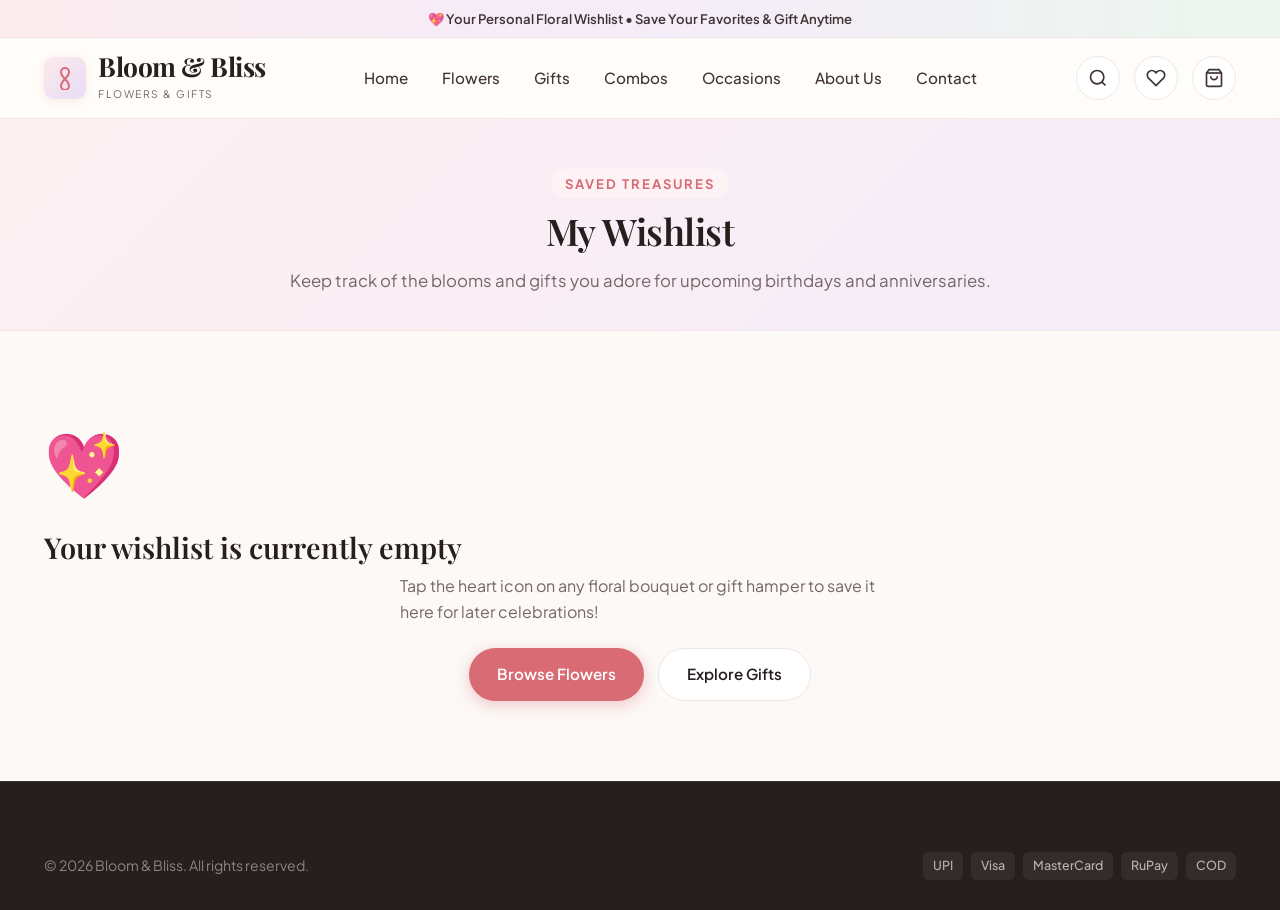
<file: wishlist.html>
<!DOCTYPE html>
<html lang="en">
<head>
  <meta charset="UTF-8" />
  <meta name="viewport" content="width=device-width, initial-scale=1.0" />
  <title>My Wishlist | Bloom & Bliss</title>
  <meta name="description" content="View your saved flower bouquets, gifts, and celebration hampers at Bloom & Bliss. Move to cart anytime for instant delivery." />
  
  <!-- CSS Stylesheets -->
  <link rel="stylesheet" href="css/style.css" />
  <link rel="stylesheet" href="css/components.css" />
  <link rel="stylesheet" href="css/responsive.css" />
  <style>
    .wishlist-hero {
      background: linear-gradient(135deg, #FDF0F2 0%, #F5ECF9 100%);
      padding: 50px 0 35px;
      text-align: center;
      border-bottom: 1px solid var(--border-subtle);
    }
  </style>
</head>
<body>

  <!-- Top Announcement Bar -->
  <div class="announcement-bar">
    💖 Your Personal Floral Wishlist • Save Your Favorites & Gift Anytime
  </div>

  <!-- Sticky Navbar -->
  <header class="site-header">
    <div class="container navbar">
      <a href="index.html" class="brand-logo">
        <div class="brand-icon">
          <svg viewBox="0 0 24 24" width="24" height="24" fill="none" stroke="currentColor" stroke-width="2">
            <path d="M12 2a4 4 0 0 0-4 4c0 3 4 7 4 7s4-4 4-7a4 4 0 0 0-4-4z"/>
            <path d="M12 13s-4 4-4 7a4 4 0 0 0 8 0c0-3-4-7-4-7z"/>
          </svg>
        </div>
        <div>
          <span class="brand-name">Bloom & Bliss</span>
          <span class="brand-tagline-sub">Flowers & Gifts</span>
        </div>
      </a>

      <nav class="nav-menu" id="nav-menu">
        <a href="index.html" class="nav-link">Home</a>
        <a href="flowers.html" class="nav-link">Flowers</a>
        <a href="gifts.html" class="nav-link">Gifts</a>
        <a href="combos.html" class="nav-link">Combos</a>
        <a href="occasions.html" class="nav-link">Occasions</a>
        <a href="about.html" class="nav-link">About Us</a>
        <a href="contact.html" class="nav-link">Contact</a>
      </nav>

      <div class="nav-actions">
        <button class="nav-icon-btn" onclick="openSearchModal()" title="Search catalog">
          <svg viewBox="0 0 24 24" width="20" height="20" fill="none" stroke="currentColor" stroke-width="2"><circle cx="11" cy="11" r="8"/><line x1="21" y1="21" x2="16.65" y2="16.65"/></svg>
        </button>
        <a href="wishlist.html" class="nav-icon-btn active" title="View Wishlist">
          <svg viewBox="0 0 24 24" width="20" height="20" fill="none" stroke="currentColor" stroke-width="2"><path d="M20.84 4.61a5.5 5.5 0 0 0-7.78 0L12 5.67l-1.06-1.06a5.5 5.5 0 0 0-7.78 7.78l1.06 1.06L12 21.23l7.78-7.78 1.06-1.06a5.5 5.5 0 0 0 0-7.78z"/></svg>
          <span class="badge-counter wishlist-badge" style="display: none;">0</span>
        </a>
        <button class="nav-icon-btn" onclick="toggleCartDrawer()" title="View Shopping Cart">
          <svg viewBox="0 0 24 24" width="20" height="20" fill="none" stroke="currentColor" stroke-width="2"><path d="M6 2L3 6v14a2 2 0 0 0 2 2h14a2 2 0 0 0 2-2V6l-3-4z"/><line x1="3" y1="6" x2="21" y2="6"/><path d="M16 10a4 4 0 0 1-8 0"/></svg>
          <span class="badge-counter cart-badge" style="display: none;">0</span>
        </button>
        <button class="mobile-toggle" id="mobile-toggle" onclick="toggleMobileMenu()">
          <span></span><span></span><span></span>
        </button>
      </div>
    </div>
  </header>

  <div class="nav-overlay" id="nav-overlay" onclick="closeMobileMenu()"></div>

  <!-- Wishlist Hero -->
  <section class="wishlist-hero">
    <div class="container">
      <span class="section-eyebrow">Saved Treasures</span>
      <h1 class="section-title">My Wishlist</h1>
      <p class="section-subtitle">Keep track of the blooms and gifts you adore for upcoming birthdays and anniversaries.</p>
    </div>
  </section>

  <!-- Wishlist Content -->
  <section class="section-spacer">
    <div class="container">
      <div id="wishlist-header-actions" style="display: flex; justify-content: space-between; align-items: center; margin-bottom: 28px; flex-wrap: wrap; gap: 14px;">
        <span id="wishlist-count-text" style="font-weight: 700; color: var(--text-dark); font-size: 1.1rem;">0 Saved Items</span>
        <button id="btn-add-all" class="btn btn-sm btn-primary" onclick="addAllWishlistToCart()">
          Move All to Cart &rarr;
        </button>
      </div>

      <div class="product-grid" id="wishlist-grid">
        <!-- Rendered dynamically -->
      </div>

      <!-- Empty State -->
      <div id="wishlist-empty-state" class="empty-catalog" style="display: none;">
        <div style="font-size: 4rem; margin-bottom: 16px;">💖</div>
        <h2 style="font-size: 1.8rem; margin-bottom: 8px;">Your wishlist is currently empty</h2>
        <p style="color: var(--text-muted); max-width: 480px; margin: 0 auto 24px;">
          Tap the heart icon on any floral bouquet or gift hamper to save it here for later celebrations!
        </p>
        <div style="display: flex; gap: 14px; justify-content: center; flex-wrap: wrap;">
          <a href="flowers.html" class="btn btn-primary">Browse Flowers</a>
          <a href="gifts.html" class="btn btn-outline">Explore Gifts</a>
        </div>
      </div>
    </div>
  </section>

  <!-- Footer -->
  <footer class="site-footer">
    <div class="container">
      <div class="footer-bottom" style="border-top: none; padding-top: 0;">
        <p>&copy; 2026 Bloom & Bliss. All rights reserved.</p>
        <div class="payment-badges">
          <span class="payment-badge">UPI</span>
          <span class="payment-badge">Visa</span>
          <span class="payment-badge">MasterCard</span>
          <span class="payment-badge">RuPay</span>
          <span class="payment-badge">COD</span>
        </div>
      </div>
    </div>
  </footer>

  <!-- Scripts -->
  <script src="js/products.js"></script>
  <script src="js/cart.js"></script>
  <script src="js/main.js"></script>
  <script>
    function renderWishlist() {
      const container = document.getElementById('wishlist-grid');
      const emptyState = document.getElementById('wishlist-empty-state');
      const countText = document.getElementById('wishlist-count-text');
      const headerActions = document.getElementById('wishlist-header-actions');
      
      const ids = window.Wishlist ? window.Wishlist.getItems() : [];

      if (ids.length === 0) {
        if (container) container.innerHTML = '';
        if (emptyState) emptyState.style.display = 'block';
        if (headerActions) headerActions.style.display = 'none';
        return;
      }

      if (emptyState) emptyState.style.display = 'none';
      if (headerActions) headerActions.style.display = 'flex';
      if (countText) countText.textContent = `${ids.length} Saved Creation${ids.length === 1 ? '' : 's'}`;

      const products = ids.map(id => window.ProductStore.getById(id)).filter(Boolean);
      container.innerHTML = products.map(p => window.createProductCard(p)).join('');
    }

    function addAllWishlistToCart() {
      const ids = window.Wishlist ? window.Wishlist.getItems() : [];
      if (ids.length === 0) return;

      ids.forEach(id => {
        window.Cart.addItem(id, 1);
      });
      showToast('All wishlisted items moved to your cart!', 'success');
    }

    document.addEventListener('DOMContentLoaded', () => {
      renderWishlist();
      window.addEventListener('bloom:wishlist-updated', renderWishlist);
    });
  </script>
</body>
</html>
</file>
<file: css/style.css>
/* ==========================================================================
   Bloom & Bliss - Core Stylesheet
   Palette: White, Blush Pink, Cream, Lavender, & Subtle Sage Green Accents
   Typography: Playfair Display (Serif Headings) & Plus Jakarta Sans (Clean UI)
   ========================================================================== */

@import url('https://fonts.googleapis.com/css2?family=Playfair+Display:ital,wght@0,400;0,500;0,600;0,700;1,400&family=Plus+Jakarta+Sans:wght@300;400;500;600;700&display=swap');

:root {
  /* Brand Color Palette */
  --primary: #D96B75;
  --primary-hover: #C05560;
  --primary-light: #FDF3F4;
  --primary-soft: #F9E6E8;
  --primary-border: #F2D2D6;

  --secondary: #8878BE;
  --secondary-hover: #7564AC;
  --secondary-light: #F4F1FA;

  --accent-sage: #568266;
  --accent-sage-light: #EDF5F0;
  --accent-gold: #D89838;
  --accent-gold-light: #FEF8ED;

  --cream-bg: #FCF9F6;
  --white: #FFFFFF;
  --surface: #FFFFFF;

  --text-dark: #271E1E;
  --text-main: #3F3333;
  --text-muted: #746666;
  --text-light: #A39696;

  --border-subtle: #F0E6E4;
  --border-card: #ECE1DF;

  /* Typography */
  --font-serif: 'Playfair Display', Georgia, serif;
  --font-sans: 'Plus Jakarta Sans', -apple-system, BlinkMacSystemFont, "Segoe UI", Roboto, sans-serif;

  /* Shadows */
  --shadow-sm: 0 2px 10px rgba(180, 140, 145, 0.08);
  --shadow-md: 0 8px 24px rgba(180, 130, 140, 0.10);
  --shadow-lg: 0 16px 40px rgba(170, 120, 130, 0.14);
  --shadow-hover: 0 14px 30px rgba(217, 107, 117, 0.22);

  /* Radii */
  --radius-xs: 6px;
  --radius-sm: 10px;
  --radius-md: 18px;
  --radius-lg: 26px;
  --radius-full: 9999px;

  /* Transitions */
  --transition-fast: 0.2s ease;
  --transition-smooth: 0.35s cubic-bezier(0.16, 1, 0.3, 1);
}

/* Base Reset & Smooth Scroll */
*, *::before, *::after {
  box-sizing: border-box;
  margin: 0;
  padding: 0;
}

html {
  scroll-behavior: smooth;
  font-size: 16px;
}

body {
  font-family: var(--font-sans);
  background-color: var(--cream-bg);
  color: var(--text-main);
  line-height: 1.6;
  overflow-x: hidden;
  -webkit-font-smoothing: antialiased;
}

a {
  color: inherit;
  text-decoration: none;
  transition: color var(--transition-fast);
}

img {
  max-width: 100%;
  height: auto;
  display: block;
}

button, input, select, textarea {
  font-family: inherit;
  font-size: inherit;
  color: inherit;
}

button {
  cursor: pointer;
  border: none;
  background: none;
  outline: none;
}

ul, ol {
  list-style: none;
}

/* Layout Utilities */
.container {
  width: 100%;
  max-width: 1240px;
  margin: 0 auto;
  padding: 0 24px;
}

.section-spacer {
  padding: 80px 0;
}

.section-spacer-sm {
  padding: 50px 0;
}

/* Headings & Section Headers */
h1, h2, h3, h4, h5, h6 {
  font-family: var(--font-serif);
  color: var(--text-dark);
  font-weight: 600;
  line-height: 1.25;
}

.section-header {
  text-align: center;
  max-width: 680px;
  margin: 0 auto 48px;
}

.section-eyebrow {
  display: inline-block;
  font-family: var(--font-sans);
  font-size: 0.82rem;
  font-weight: 700;
  letter-spacing: 2px;
  text-transform: uppercase;
  color: var(--primary);
  margin-bottom: 10px;
  background: var(--primary-light);
  padding: 4px 14px;
  border-radius: var(--radius-full);
}

.section-title {
  font-size: 2.3rem;
  margin-bottom: 14px;
  letter-spacing: -0.5px;
}

.section-subtitle {
  font-size: 1.05rem;
  color: var(--text-muted);
}

/* Buttons */
.btn {
  display: inline-flex;
  align-items: center;
  justify-content: center;
  gap: 10px;
  padding: 13px 28px;
  font-size: 0.95rem;
  font-weight: 600;
  border-radius: var(--radius-full);
  transition: all var(--transition-smooth);
  text-align: center;
  white-space: nowrap;
}

.btn-primary {
  background: var(--primary);
  color: var(--white);
  box-shadow: 0 4px 15px rgba(217, 107, 117, 0.35);
}

.btn-primary:hover {
  background: var(--primary-hover);
  transform: translateY(-2px);
  box-shadow: 0 8px 24px rgba(217, 107, 117, 0.45);
  color: var(--white);
}

.btn-secondary {
  background: var(--secondary);
  color: var(--white);
  box-shadow: 0 4px 15px rgba(136, 120, 190, 0.3);
}

.btn-secondary:hover {
  background: var(--secondary-hover);
  transform: translateY(-2px);
  box-shadow: 0 8px 22px rgba(136, 120, 190, 0.4);
  color: var(--white);
}

.btn-outline {
  background: transparent;
  color: var(--text-dark);
  border: 1.5px solid var(--border-subtle);
  background-color: var(--white);
}

.btn-outline:hover {
  border-color: var(--primary);
  color: var(--primary);
  transform: translateY(-2px);
  box-shadow: var(--shadow-sm);
}

.btn-sm {
  padding: 8px 18px;
  font-size: 0.85rem;
}

/* Top Announcement Bar */
.announcement-bar {
  background: linear-gradient(90deg, #FBECEE 0%, #F5ECF9 50%, #ECF6EE 100%);
  color: var(--text-main);
  padding: 8px 16px;
  font-size: 0.82rem;
  font-weight: 600;
  text-align: center;
  border-bottom: 1px solid rgba(220, 180, 190, 0.2);
}

.announcement-bar .badge-code {
  background: var(--white);
  color: var(--primary);
  padding: 2px 8px;
  border-radius: var(--radius-xs);
  margin-left: 6px;
  font-weight: 700;
  border: 1px dashed var(--primary);
}

/* Sticky Navigation Bar */
.site-header {
  position: sticky;
  top: 0;
  z-index: 100;
  background: rgba(255, 253, 249, 0.94);
  backdrop-filter: blur(14px);
  -webkit-backdrop-filter: blur(14px);
  border-bottom: 1px solid var(--border-subtle);
  transition: all var(--transition-fast);
}

.site-header.scrolled {
  background: rgba(255, 255, 255, 0.98);
  box-shadow: 0 4px 20px rgba(180, 130, 140, 0.08);
}

.navbar {
  display: flex;
  align-items: center;
  justify-content: space-between;
  height: 80px;
}

/* Logo */
.brand-logo {
  display: flex;
  align-items: center;
  gap: 12px;
  text-decoration: none;
}

.brand-icon {
  width: 42px;
  height: 42px;
  background: linear-gradient(135deg, #FCE9EA 0%, #E7DDF6 100%);
  border-radius: var(--radius-sm);
  display: flex;
  align-items: center;
  justify-content: center;
  color: var(--primary);
  box-shadow: 0 2px 8px rgba(217, 107, 117, 0.15);
}

.brand-name {
  font-family: var(--font-serif);
  font-size: 1.65rem;
  font-weight: 700;
  letter-spacing: -0.5px;
  color: var(--text-dark);
  line-height: 1;
}

.brand-tagline-sub {
  font-family: var(--font-sans);
  font-size: 0.65rem;
  text-transform: uppercase;
  letter-spacing: 1.5px;
  color: var(--text-muted);
  display: block;
  margin-top: 3px;
}

/* Navigation Links */
.nav-menu {
  display: flex;
  align-items: center;
  gap: 30px;
}

.nav-link {
  font-size: 0.95rem;
  font-weight: 500;
  color: var(--text-main);
  padding: 8px 2px;
  position: relative;
  transition: color var(--transition-fast);
}

.nav-link::after {
  content: '';
  position: absolute;
  bottom: 0;
  left: 0;
  width: 0;
  height: 2px;
  background-color: var(--primary);
  border-radius: 2px;
  transition: width var(--transition-smooth);
}

.nav-link:hover,
.nav-link.active {
  color: var(--primary);
}

.nav-link:hover::after,
.nav-link.active::after {
  width: 100%;
}

/* Nav Actions (Search, Wishlist, Cart) */
.nav-actions {
  display: flex;
  align-items: center;
  gap: 14px;
}

.nav-icon-btn {
  width: 44px;
  height: 44px;
  border-radius: var(--radius-full);
  display: flex;
  align-items: center;
  justify-content: center;
  background: var(--white);
  border: 1px solid var(--border-subtle);
  color: var(--text-main);
  position: relative;
  transition: all var(--transition-fast);
}

.nav-icon-btn:hover {
  border-color: var(--primary);
  color: var(--primary);
  transform: translateY(-2px);
  box-shadow: var(--shadow-sm);
}

.badge-counter {
  position: absolute;
  top: -4px;
  right: -4px;
  background: var(--primary);
  color: var(--white);
  font-size: 0.68rem;
  font-weight: 700;
  min-width: 18px;
  height: 18px;
  border-radius: var(--radius-full);
  display: inline-flex;
  align-items: center;
  justify-content: center;
  padding: 0 4px;
  border: 2px solid var(--white);
}

.mobile-toggle {
  display: none;
  flex-direction: column;
  justify-content: center;
  gap: 5px;
  width: 42px;
  height: 42px;
  border-radius: var(--radius-sm);
  background: var(--white);
  border: 1px solid var(--border-subtle);
  padding: 10px;
}

.mobile-toggle span {
  display: block;
  width: 100%;
  height: 2px;
  background: var(--text-dark);
  border-radius: 2px;
  transition: all var(--transition-fast);
}

/* Footer */
.site-footer {
  background: #271E1E;
  color: #ECE5E5;
  padding-top: 70px;
  padding-bottom: 30px;
  border-top: 1px solid rgba(255, 255, 255, 0.08);
}

.footer-top {
  display: grid;
  grid-template-columns: 1.8fr 1fr 1fr 1.2fr;
  gap: 40px;
  margin-bottom: 50px;
}

.footer-brand .brand-name {
  color: var(--white);
}

.footer-brand .brand-tagline-sub {
  color: #BDB2B2;
}

.footer-desc {
  font-size: 0.92rem;
  color: #BDB2B2;
  margin: 18px 0 24px;
  line-height: 1.7;
}

.footer-socials {
  display: flex;
  gap: 12px;
}

.social-icon {
  width: 38px;
  height: 38px;
  border-radius: var(--radius-full);
  background: rgba(255, 255, 255, 0.08);
  display: flex;
  align-items: center;
  justify-content: center;
  color: #ECE5E5;
  transition: all var(--transition-fast);
}

.social-icon:hover {
  background: var(--primary);
  color: var(--white);
  transform: translateY(-3px);
}

.footer-title {
  color: var(--white);
  font-size: 1.15rem;
  font-family: var(--font-serif);
  margin-bottom: 20px;
  position: relative;
  padding-bottom: 10px;
}

.footer-title::after {
  content: '';
  position: absolute;
  bottom: 0;
  left: 0;
  width: 32px;
  height: 2px;
  background: var(--primary);
}

.footer-links li {
  margin-bottom: 12px;
}

.footer-links a {
  font-size: 0.92rem;
  color: #BDB2B2;
  transition: color var(--transition-fast);
}

.footer-links a:hover {
  color: #F8B4BA;
  padding-left: 4px;
}

.footer-contact-item {
  display: flex;
  align-items: flex-start;
  gap: 12px;
  margin-bottom: 14px;
  font-size: 0.9rem;
  color: #BDB2B2;
}

.footer-contact-item svg {
  flex-shrink: 0;
  margin-top: 3px;
  color: var(--primary);
}

.footer-bottom {
  display: flex;
  align-items: center;
  justify-content: space-between;
  padding-top: 30px;
  border-top: 1px solid rgba(255, 255, 255, 0.08);
  font-size: 0.88rem;
  color: #8E8282;
}

.payment-badges {
  display: flex;
  gap: 8px;
  align-items: center;
}

.payment-badge {
  background: rgba(255, 255, 255, 0.06);
  padding: 4px 10px;
  border-radius: var(--radius-xs);
  font-size: 0.78rem;
  color: #BDB2B2;
  font-weight: 500;
}

/* Floating Scroll to Top Button */
.btn-scroll-top {
  position: fixed;
  bottom: 30px;
  right: 30px;
  width: 48px;
  height: 48px;
  background: var(--white);
  color: var(--primary);
  border: 1.5px solid var(--border-subtle);
  border-radius: var(--radius-full);
  box-shadow: var(--shadow-md);
  display: flex;
  align-items: center;
  justify-content: center;
  cursor: pointer;
  z-index: 90;
  opacity: 0;
  visibility: hidden;
  transition: all var(--transition-smooth);
}

.btn-scroll-top.visible {
  opacity: 1;
  visibility: visible;
}

.btn-scroll-top:hover {
  background: var(--primary);
  color: var(--white);
  transform: translateY(-4px);
  box-shadow: var(--shadow-hover);
}
</file>
<file: css/components.css>
/* ==========================================================================
   Bloom & Bliss - UI Components Stylesheet
   Cards, Badges, Modals, Cart Drawer, Toasts, Forms, Filter Bars
   ========================================================================== */

/* ==================== PRODUCT CARDS ==================== */
.product-grid {
  display: grid;
  grid-template-columns: repeat(auto-fill, minmax(270px, 1fr));
  gap: 28px;
}

.product-card {
  background: var(--white);
  border: 1px solid var(--border-card);
  border-radius: var(--radius-md);
  overflow: hidden;
  display: flex;
  flex-direction: column;
  transition: all var(--transition-smooth);
  position: relative;
}

.product-card:hover {
  transform: translateY(-6px);
  box-shadow: var(--shadow-hover);
  border-color: var(--primary-border);
}

.product-image-wrap {
  position: relative;
  width: 100%;
  aspect-ratio: 1 / 1;
  background-color: #FAF4F4;
  overflow: hidden;
}

.product-image {
  width: 100%;
  height: 100%;
  object-fit: cover;
  transition: transform 0.6s cubic-bezier(0.16, 1, 0.3, 1);
}

.product-card:hover .product-image {
  transform: scale(1.08);
}

/* Badges */
.product-badge {
  position: absolute;
  top: 14px;
  left: 14px;
  z-index: 2;
  font-size: 0.72rem;
  font-weight: 700;
  text-transform: uppercase;
  letter-spacing: 0.8px;
  padding: 4px 10px;
  border-radius: var(--radius-full);
  background: var(--primary);
  color: var(--white);
  box-shadow: 0 2px 8px rgba(0, 0, 0, 0.12);
}

.badge-bestseller {
  background: linear-gradient(135deg, #D49A3D 0%, #B87C20 100%);
}

.badge-trending, .badge-popular {
  background: linear-gradient(135deg, #8878BE 0%, #6E5CA8 100%);
}

.badge-luxury, .badge-premium, .badge-editor-s-choice {
  background: linear-gradient(135deg, #271E1E 0%, #4A3E3E 100%);
}

.badge-eco-friendly, .badge-wellness {
  background: linear-gradient(135deg, #568266 0%, #3D614A 100%);
}

.product-discount-badge {
  position: absolute;
  bottom: 14px;
  left: 14px;
  z-index: 2;
  background: #FFF0F2;
  color: #D94656;
  font-size: 0.72rem;
  font-weight: 700;
  padding: 3px 8px;
  border-radius: var(--radius-xs);
  border: 1px solid rgba(217, 70, 86, 0.2);
}

/* Wishlist Button on Card */
.btn-wishlist {
  position: absolute;
  top: 12px;
  right: 12px;
  z-index: 3;
  width: 38px;
  height: 38px;
  background: rgba(255, 255, 255, 0.92);
  backdrop-filter: blur(6px);
  border-radius: var(--radius-full);
  display: flex;
  align-items: center;
  justify-content: center;
  color: #746666;
  box-shadow: 0 2px 8px rgba(0, 0, 0, 0.08);
  transition: all var(--transition-fast);
}

.btn-wishlist:hover {
  transform: scale(1.12);
  color: var(--primary);
  background: var(--white);
}

.btn-wishlist.active {
  color: var(--primary);
}

.icon-heart {
  width: 20px;
  height: 20px;
  transition: fill var(--transition-fast);
}

/* Quick View Hover Button */
.product-overlay {
  position: absolute;
  bottom: 0;
  left: 0;
  right: 0;
  padding: 12px;
  display: flex;
  justify-content: center;
  opacity: 0;
  transform: translateY(12px);
  transition: all var(--transition-smooth);
  pointer-events: none;
  background: linear-gradient(to top, rgba(0, 0, 0, 0.35) 0%, transparent 100%);
}

.product-card:hover .product-overlay {
  opacity: 1;
  transform: translateY(0);
  pointer-events: auto;
}

.btn-quick-view {
  background: var(--white);
  color: var(--text-dark);
  font-size: 0.84rem;
  font-weight: 600;
  padding: 8px 18px;
  border-radius: var(--radius-full);
  display: inline-flex;
  align-items: center;
  gap: 6px;
  box-shadow: 0 4px 12px rgba(0, 0, 0, 0.15);
  transition: all var(--transition-fast);
}

.btn-quick-view:hover {
  background: var(--primary);
  color: var(--white);
}

/* Product Info */
.product-info {
  padding: 20px;
  display: flex;
  flex-direction: column;
  flex-grow: 1;
}

.product-rating {
  display: flex;
  align-items: center;
  gap: 6px;
  margin-bottom: 8px;
  font-size: 0.84rem;
}

.product-rating .stars {
  color: #F4B740;
  letter-spacing: 1px;
}

.product-rating .rating-num {
  font-weight: 700;
  color: var(--text-dark);
}

.product-rating .reviews-count {
  color: var(--text-muted);
  font-size: 0.8rem;
}

.product-title {
  font-size: 1.15rem;
  font-family: var(--font-serif);
  font-weight: 600;
  color: var(--text-dark);
  margin-bottom: 6px;
  cursor: pointer;
  display: -webkit-box;
  -webkit-line-clamp: 1;
  -webkit-box-orient: vertical;
  overflow: hidden;
  transition: color var(--transition-fast);
}

.product-title:hover {
  color: var(--primary);
}

.product-short-desc {
  font-size: 0.86rem;
  color: var(--text-muted);
  margin-bottom: 16px;
  display: -webkit-box;
  -webkit-line-clamp: 2;
  -webkit-box-orient: vertical;
  overflow: hidden;
  line-height: 1.5;
  flex-grow: 1;
}

.product-price-row {
  display: flex;
  align-items: center;
  justify-content: space-between;
  padding-top: 14px;
  border-top: 1px dashed var(--border-subtle);
  margin-top: auto;
}

.price-container {
  display: flex;
  align-items: baseline;
  gap: 8px;
}

.current-price {
  font-size: 1.25rem;
  font-weight: 700;
  color: var(--primary);
  letter-spacing: -0.3px;
}

.original-price {
  font-size: 0.9rem;
  color: var(--text-light);
  text-decoration: line-through;
}

.btn-add-cart {
  background: var(--primary-light);
  color: var(--primary);
  border: 1px solid var(--primary-border);
  padding: 8px 16px;
  border-radius: var(--radius-full);
  font-size: 0.88rem;
  font-weight: 600;
  display: inline-flex;
  align-items: center;
  gap: 6px;
  transition: all var(--transition-fast);
}

.btn-add-cart:hover {
  background: var(--primary);
  color: var(--white);
  border-color: var(--primary);
  box-shadow: 0 4px 12px rgba(217, 107, 117, 0.3);
}

/* ==================== CATEGORIES SECTION ==================== */
.category-grid {
  display: grid;
  grid-template-columns: repeat(auto-fit, minmax(130px, 1fr));
  gap: 20px;
}

.category-card {
  display: flex;
  flex-direction: column;
  align-items: center;
  text-align: center;
  background: var(--white);
  padding: 18px 12px;
  border-radius: var(--radius-md);
  border: 1px solid var(--border-card);
  transition: all var(--transition-smooth);
  cursor: pointer;
}

.category-card:hover {
  transform: translateY(-5px);
  border-color: var(--primary);
  box-shadow: var(--shadow-md);
}

.category-img-box {
  width: 90px;
  height: 90px;
  border-radius: var(--radius-full);
  overflow: hidden;
  margin-bottom: 12px;
  background: #FDF4F5;
  border: 3px solid var(--white);
  box-shadow: 0 4px 12px rgba(180, 130, 140, 0.12);
  transition: transform var(--transition-smooth);
}

.category-card:hover .category-img-box {
  transform: scale(1.08);
}

.category-img-box img {
  width: 100%;
  height: 100%;
  object-fit: cover;
}

.category-name {
  font-size: 0.95rem;
  font-weight: 600;
  color: var(--text-dark);
}

/* ==================== OCCASIONS SECTION ==================== */
.occasion-grid {
  display: grid;
  grid-template-columns: repeat(auto-fill, minmax(260px, 1fr));
  gap: 24px;
}

.occasion-card {
  position: relative;
  height: 220px;
  border-radius: var(--radius-md);
  overflow: hidden;
  cursor: pointer;
  box-shadow: var(--shadow-sm);
  transition: all var(--transition-smooth);
}

.occasion-card:hover {
  transform: translateY(-6px);
  box-shadow: var(--shadow-lg);
}

.occasion-card img {
  width: 100%;
  height: 100%;
  object-fit: cover;
  transition: transform 0.6s cubic-bezier(0.16, 1, 0.3, 1);
}

.occasion-card:hover img {
  transform: scale(1.1);
}

.occasion-overlay {
  position: absolute;
  inset: 0;
  background: linear-gradient(to top, rgba(39, 30, 30, 0.85) 0%, rgba(39, 30, 30, 0.2) 60%, transparent 100%);
  display: flex;
  flex-direction: column;
  justify-content: flex-end;
  padding: 24px;
  color: var(--white);
}

.occasion-badge {
  font-size: 0.72rem;
  text-transform: uppercase;
  letter-spacing: 1.5px;
  color: #F8CAD0;
  font-weight: 700;
  margin-bottom: 4px;
}

.occasion-title {
  color: var(--white);
  font-size: 1.45rem;
  font-family: var(--font-serif);
  margin-bottom: 6px;
}

.occasion-cta {
  display: inline-flex;
  align-items: center;
  gap: 6px;
  font-size: 0.85rem;
  font-weight: 600;
  color: var(--white);
  opacity: 0.9;
  transition: gap var(--transition-fast);
}

.occasion-card:hover .occasion-cta {
  gap: 10px;
  color: #F8CAD0;
}

/* ==================== WHY CHOOSE US ==================== */
.features-grid {
  display: grid;
  grid-template-columns: repeat(auto-fit, minmax(280px, 1fr));
  gap: 26px;
}

.feature-card {
  background: var(--white);
  padding: 32px 26px;
  border-radius: var(--radius-md);
  border: 1px solid var(--border-card);
  text-align: center;
  transition: all var(--transition-smooth);
}

.feature-card:hover {
  transform: translateY(-5px);
  border-color: var(--primary-border);
  box-shadow: var(--shadow-md);
}

.feature-icon-wrap {
  width: 64px;
  height: 64px;
  margin: 0 auto 20px;
  border-radius: var(--radius-full);
  background: linear-gradient(135deg, #FDF0F2 0%, #F5ECF9 100%);
  display: flex;
  align-items: center;
  justify-content: center;
  color: var(--primary);
  box-shadow: 0 4px 14px rgba(217, 107, 117, 0.15);
}

.feature-title {
  font-size: 1.2rem;
  margin-bottom: 10px;
}

.feature-desc {
  font-size: 0.92rem;
  color: var(--text-muted);
  line-height: 1.6;
}

/* ==================== REVIEWS SECTION ==================== */
.reviews-grid {
  display: grid;
  grid-template-columns: repeat(auto-fit, minmax(270px, 1fr));
  gap: 24px;
}

.review-card {
  background: var(--white);
  padding: 30px;
  border-radius: var(--radius-md);
  border: 1px solid var(--border-card);
  display: flex;
  flex-direction: column;
  justify-content: space-between;
  box-shadow: var(--shadow-sm);
  transition: transform var(--transition-fast);
}

.review-card:hover {
  transform: translateY(-4px);
  box-shadow: var(--shadow-md);
}

.review-quote {
  font-size: 0.94rem;
  color: var(--text-main);
  line-height: 1.7;
  margin: 16px 0 20px;
  font-style: italic;
}

.reviewer-profile {
  display: flex;
  align-items: center;
  gap: 14px;
}

.reviewer-avatar {
  width: 48px;
  height: 48px;
  border-radius: var(--radius-full);
  object-fit: cover;
  border: 2px solid var(--primary-border);
}

.reviewer-name {
  font-weight: 700;
  font-size: 0.95rem;
  color: var(--text-dark);
}

.reviewer-badge {
  font-size: 0.76rem;
  color: var(--accent-sage);
  display: flex;
  align-items: center;
  gap: 4px;
  font-weight: 600;
}

/* ==================== NEWSLETTER SECTION ==================== */
.newsletter-box {
  background: linear-gradient(135deg, #FBECEE 0%, #F5ECF9 50%, #ECF6EE 100%);
  border-radius: var(--radius-lg);
  padding: 60px 40px;
  text-align: center;
  border: 1px solid rgba(220, 180, 190, 0.4);
  position: relative;
  overflow: hidden;
}

.newsletter-icon {
  font-size: 2.5rem;
  margin-bottom: 12px;
}

.newsletter-title {
  font-size: 2.4rem;
  margin-bottom: 12px;
}

.newsletter-desc {
  max-width: 520px;
  margin: 0 auto 30px;
  color: var(--text-muted);
  font-size: 1.05rem;
}

.newsletter-form {
  display: flex;
  max-width: 500px;
  margin: 0 auto;
  gap: 10px;
  background: var(--white);
  padding: 6px;
  border-radius: var(--radius-full);
  box-shadow: var(--shadow-md);
  border: 1px solid var(--border-subtle);
}

.newsletter-input {
  flex-grow: 1;
  border: none;
  padding: 12px 20px;
  font-size: 0.95rem;
  background: transparent;
  outline: none;
}

/* ==================== QUICK VIEW MODAL ==================== */
.modal-backdrop {
  position: fixed;
  inset: 0;
  background: rgba(39, 30, 30, 0.65);
  backdrop-filter: blur(8px);
  -webkit-backdrop-filter: blur(8px);
  z-index: 999;
  display: flex;
  align-items: center;
  justify-content: center;
  padding: 20px;
  opacity: 0;
  visibility: hidden;
  transition: all var(--transition-smooth);
}

.modal-backdrop.active {
  opacity: 1;
  visibility: visible;
}

.modal-dialog {
  background: var(--white);
  border-radius: var(--radius-lg);
  max-width: 900px;
  width: 100%;
  max-height: 90vh;
  overflow-y: auto;
  position: relative;
  box-shadow: 0 25px 60px rgba(0, 0, 0, 0.25);
}

.modal-close {
  position: absolute;
  top: 18px;
  right: 20px;
  font-size: 1.8rem;
  line-height: 1;
  color: var(--text-muted);
  width: 36px;
  height: 36px;
  border-radius: var(--radius-full);
  display: flex;
  align-items: center;
  justify-content: center;
  z-index: 10;
  background: rgba(255, 255, 255, 0.85);
  transition: all var(--transition-fast);
}

.modal-close:hover {
  background: var(--primary-light);
  color: var(--primary);
}

.modal-grid {
  display: grid;
  grid-template-columns: 1fr 1.2fr;
  gap: 36px;
  padding: 36px;
}

.modal-image-col {
  position: relative;
  border-radius: var(--radius-md);
  overflow: hidden;
  background: #FAF4F4;
  aspect-ratio: 1 / 1;
}

.modal-product-img {
  width: 100%;
  height: 100%;
  object-fit: cover;
}

.modal-badge {
  top: 16px;
  left: 16px;
}

.modal-title {
  font-size: 1.7rem;
  margin-bottom: 12px;
}

.modal-price-box {
  display: flex;
  align-items: baseline;
  gap: 12px;
  margin-bottom: 16px;
}

.modal-price {
  font-size: 1.8rem;
  font-weight: 700;
  color: var(--primary);
}

.modal-original-price {
  font-size: 1.1rem;
  color: var(--text-light);
  text-decoration: line-through;
}

.modal-savings {
  background: #E8F5EB;
  color: var(--accent-sage);
  font-size: 0.8rem;
  font-weight: 700;
  padding: 4px 10px;
  border-radius: var(--radius-full);
}

.modal-desc {
  font-size: 0.94rem;
  color: var(--text-muted);
  line-height: 1.7;
  margin-bottom: 20px;
}

.modal-features {
  background: var(--cream-bg);
  padding: 16px 20px;
  border-radius: var(--radius-sm);
  margin-bottom: 20px;
}

.features-title {
  font-size: 0.95rem;
  margin-bottom: 8px;
}

.modal-features ul li {
  font-size: 0.86rem;
  color: var(--text-main);
  margin-bottom: 6px;
  display: flex;
  align-items: center;
  gap: 8px;
}

.feat-check {
  color: var(--accent-sage);
  font-weight: bold;
}

.modal-options {
  margin-bottom: 24px;
}

.custom-checkbox {
  display: flex;
  align-items: center;
  gap: 10px;
  font-size: 0.9rem;
  cursor: pointer;
  user-select: none;
  margin-bottom: 10px;
}

.custom-checkbox input {
  accent-color: var(--primary);
  width: 17px;
  height: 17px;
}

.gift-msg-box .input-text {
  width: 100%;
  padding: 10px 14px;
  border: 1px solid var(--border-subtle);
  border-radius: var(--radius-sm);
  font-size: 0.88rem;
  background: var(--white);
  outline: none;
}

.gift-msg-box .input-text:focus {
  border-color: var(--primary);
}

.modal-actions-row {
  display: flex;
  align-items: center;
  gap: 12px;
  flex-wrap: wrap;
  margin-bottom: 20px;
}

.qty-counter {
  display: inline-flex;
  align-items: center;
  border: 1px solid var(--border-subtle);
  border-radius: var(--radius-full);
  background: var(--white);
  overflow: hidden;
}

.qty-counter .qty-btn {
  width: 38px;
  height: 42px;
  display: flex;
  align-items: center;
  justify-content: center;
  font-weight: 700;
  font-size: 1.1rem;
  color: var(--text-main);
  transition: background var(--transition-fast);
}

.qty-counter .qty-btn:hover {
  background: var(--primary-light);
  color: var(--primary);
}

.qty-counter input {
  width: 40px;
  text-align: center;
  border: none;
  font-weight: 700;
  font-size: 0.95rem;
  background: transparent;
}

.btn-icon-wishlist {
  width: 44px;
  height: 44px;
  border-radius: var(--radius-full);
  display: flex;
  align-items: center;
  justify-content: center;
  border: 1px solid var(--border-subtle);
  color: var(--text-muted);
  transition: all var(--transition-fast);
}

.btn-icon-wishlist:hover,
.btn-icon-wishlist.active {
  color: var(--primary);
  border-color: var(--primary);
}

.modal-perks {
  display: flex;
  gap: 14px;
  font-size: 0.8rem;
  color: var(--text-muted);
  border-top: 1px dashed var(--border-subtle);
  padding-top: 16px;
  flex-wrap: wrap;
}

/* ==================== CART DRAWER ==================== */
.cart-drawer-overlay {
  position: fixed;
  inset: 0;
  background: rgba(39, 30, 30, 0.55);
  backdrop-filter: blur(4px);
  z-index: 998;
  opacity: 0;
  visibility: hidden;
  transition: all var(--transition-smooth);
}

.cart-drawer-overlay.active {
  opacity: 1;
  visibility: visible;
}

.cart-drawer-panel {
  position: absolute;
  top: 0;
  right: 0;
  width: 100%;
  max-width: 440px;
  height: 100%;
  background: var(--white);
  box-shadow: -10px 0 40px rgba(0, 0, 0, 0.2);
  display: flex;
  flex-direction: column;
  transform: translateX(100%);
  transition: transform var(--transition-smooth);
}

.cart-drawer-overlay.active .cart-drawer-panel {
  transform: translateX(0);
}

.cart-drawer-header {
  padding: 24px;
  border-bottom: 1px solid var(--border-subtle);
  display: flex;
  align-items: center;
  justify-content: space-between;
}

.cart-drawer-title {
  display: flex;
  align-items: center;
  gap: 10px;
  color: var(--text-dark);
}

.cart-drawer-title h3 {
  font-size: 1.3rem;
}

.drawer-count-chip {
  font-size: 0.85rem;
  color: var(--text-muted);
}

.cart-drawer-close {
  font-size: 1.8rem;
  line-height: 1;
  color: var(--text-muted);
}

.cart-drawer-close:hover {
  color: var(--primary);
}

.cart-drawer-body {
  flex-grow: 1;
  overflow-y: auto;
  padding: 20px 24px;
}

.drawer-cart-item {
  display: flex;
  gap: 14px;
  padding: 14px 0;
  border-bottom: 1px solid var(--border-subtle);
}

.drawer-item-img {
  width: 70px;
  height: 70px;
  border-radius: var(--radius-sm);
  object-fit: cover;
  background: #FAF4F4;
}

.drawer-item-details {
  flex-grow: 1;
}

.drawer-item-title {
  font-size: 0.95rem;
  font-family: var(--font-serif);
  margin-bottom: 4px;
  color: var(--text-dark);
}

.drawer-item-price {
  font-weight: 700;
  color: var(--primary);
  font-size: 0.95rem;
  margin-bottom: 8px;
}

.drawer-item-controls {
  display: flex;
  align-items: center;
  justify-content: space-between;
}

.qty-pill {
  display: inline-flex;
  align-items: center;
  border: 1px solid var(--border-subtle);
  border-radius: var(--radius-full);
}

.qty-pill button {
  width: 28px;
  height: 28px;
  display: flex;
  align-items: center;
  justify-content: center;
  font-weight: 700;
}

.qty-pill span {
  padding: 0 8px;
  font-size: 0.85rem;
  font-weight: 600;
}

.drawer-btn-remove {
  color: #B29B9B;
  transition: color var(--transition-fast);
}

.drawer-btn-remove:hover {
  color: #D94656;
}

.empty-cart-state {
  text-align: center;
  padding: 60px 20px;
}

.empty-cart-icon {
  font-size: 3.5rem;
  margin-bottom: 12px;
}

.empty-cart-state h4 {
  font-size: 1.3rem;
  margin-bottom: 8px;
}

.empty-cart-state p {
  font-size: 0.9rem;
  color: var(--text-muted);
  margin-bottom: 24px;
}

.cart-drawer-footer {
  padding: 24px;
  border-top: 1px solid var(--border-subtle);
  background: var(--cream-bg);
}

.drawer-summary-row {
  display: flex;
  justify-content: space-between;
  font-size: 0.9rem;
  margin-bottom: 8px;
  color: var(--text-muted);
}

.drawer-summary-total {
  display: flex;
  justify-content: space-between;
  align-items: baseline;
  font-size: 1.15rem;
  font-weight: 700;
  color: var(--text-dark);
  margin-top: 12px;
  padding-top: 12px;
  border-top: 1px dashed var(--border-subtle);
}

.drawer-summary-total .total-price {
  color: var(--primary);
  font-size: 1.4rem;
}

.drawer-action-buttons {
  display: flex;
  flex-direction: column;
  gap: 10px;
  margin-top: 20px;
}

/* ==================== SEARCH MODAL ==================== */
.modal-search {
  max-width: 640px;
  padding: 0;
  overflow: hidden;
}

.search-input-header {
  display: flex;
  align-items: center;
  gap: 14px;
  padding: 20px 24px;
  border-bottom: 1px solid var(--border-subtle);
}

.search-input-header input {
  flex-grow: 1;
  border: none;
  font-size: 1.1rem;
  outline: none;
  background: transparent;
}

.search-results-area {
  padding: 24px;
  max-height: 420px;
  overflow-y: auto;
}

.search-suggestions .suggestions-label {
  font-size: 0.85rem;
  font-weight: 700;
  color: var(--text-muted);
  text-transform: uppercase;
  letter-spacing: 1px;
  margin-bottom: 12px;
}

.tags-row {
  display: flex;
  flex-wrap: wrap;
  gap: 8px;
}

.search-tag {
  background: var(--cream-bg);
  border: 1px solid var(--border-subtle);
  padding: 6px 14px;
  border-radius: var(--radius-full);
  font-size: 0.85rem;
  color: var(--text-main);
  cursor: pointer;
  transition: all var(--transition-fast);
}

.search-tag:hover {
  background: var(--primary-light);
  color: var(--primary);
  border-color: var(--primary-border);
}

.search-results-count {
  font-size: 0.88rem;
  color: var(--text-muted);
  margin-bottom: 14px;
}

.search-results-list {
  display: flex;
  flex-direction: column;
  gap: 12px;
}

.search-item {
  display: flex;
  align-items: center;
  gap: 14px;
  padding: 10px;
  border-radius: var(--radius-sm);
  border: 1px solid var(--border-subtle);
  cursor: pointer;
  transition: all var(--transition-fast);
}

.search-item:hover {
  border-color: var(--primary-border);
  background: var(--primary-light);
}

.search-thumb {
  width: 54px;
  height: 54px;
  border-radius: var(--radius-xs);
  object-fit: cover;
}

.search-info {
  flex-grow: 1;
}

.search-cat {
  font-size: 0.7rem;
  color: var(--secondary);
  font-weight: 700;
  letter-spacing: 0.5px;
}

.search-title {
  font-size: 0.95rem;
  color: var(--text-dark);
}

.search-price {
  font-weight: 700;
  color: var(--primary);
  font-size: 0.92rem;
}

/* ==================== TOAST NOTIFICATIONS ==================== */
.toast-container {
  position: fixed;
  bottom: 24px;
  right: 24px;
  z-index: 10000;
  display: flex;
  flex-direction: column;
  gap: 10px;
  max-width: 380px;
  pointer-events: none;
}

.toast {
  background: var(--white);
  border-radius: var(--radius-md);
  padding: 14px 18px;
  box-shadow: 0 10px 30px rgba(0, 0, 0, 0.16);
  border: 1px solid var(--border-subtle);
  display: flex;
  align-items: center;
  gap: 12px;
  pointer-events: auto;
  border-left: 4px solid var(--primary);
}

.toast-success {
  border-left-color: var(--accent-sage);
}

.toast-info {
  border-left-color: var(--secondary);
}

.toast-icon {
  width: 22px;
  height: 22px;
  flex-shrink: 0;
  color: var(--primary);
}

.toast-success .toast-icon {
  color: var(--accent-sage);
}

.toast-info .toast-icon {
  color: var(--secondary);
}

.toast-content {
  flex-grow: 1;
}

.toast-text {
  font-size: 0.88rem;
  font-weight: 500;
  color: var(--text-dark);
  line-height: 1.4;
}

.toast-close {
  color: var(--text-light);
  font-size: 1.4rem;
  line-height: 1;
  padding: 0 4px;
}

.toast-close:hover {
  color: var(--text-dark);
}

/* Animations */
.animate-slide-in {
  animation: slideInRight 0.35s cubic-bezier(0.16, 1, 0.3, 1) forwards;
}

.animate-slide-out {
  animation: slideOutRight 0.35s cubic-bezier(0.16, 1, 0.3, 1) forwards;
}

.animate-scale-up {
  animation: scaleUp 0.3s cubic-bezier(0.16, 1, 0.3, 1) forwards;
}

@keyframes slideInRight {
  from { opacity: 0; transform: translateX(50px); }
  to { opacity: 1; transform: translateX(0); }
}

@keyframes slideOutRight {
  from { opacity: 1; transform: translateX(0); }
  to { opacity: 0; transform: translateX(50px); }
}

@keyframes scaleUp {
  from { opacity: 0; transform: scale(0.92); }
  to { opacity: 1; transform: scale(1); }
}
</file>
<file: css/responsive.css>
/* ==========================================================================
   Bloom & Bliss - Responsive & Mobile Stylesheet
   Media queries for Tablets, Mobile devices, and Off-Canvas Navigation
   ========================================================================== */

/* Hero Banner Component */
.hero-section {
  position: relative;
  background: linear-gradient(135deg, #FCF5F5 0%, #F8F2FC 50%, #F5FAF6 100%);
  padding: 80px 0 100px;
  overflow: hidden;
  border-bottom: 1px solid var(--border-subtle);
}

.hero-grid {
  display: grid;
  grid-template-columns: 1.15fr 1fr;
  align-items: center;
  gap: 50px;
}

.hero-tag {
  display: inline-flex;
  align-items: center;
  gap: 8px;
  background: var(--white);
  padding: 6px 16px;
  border-radius: var(--radius-full);
  font-size: 0.85rem;
  font-weight: 700;
  color: var(--primary);
  border: 1px solid var(--primary-border);
  box-shadow: var(--shadow-sm);
  margin-bottom: 20px;
}

.hero-heading {
  font-size: 3.6rem;
  line-height: 1.15;
  margin-bottom: 20px;
  letter-spacing: -1px;
}

.hero-heading span {
  color: var(--primary);
  font-style: italic;
}

.hero-subtitle {
  font-size: 1.2rem;
  color: var(--text-muted);
  line-height: 1.6;
  margin-bottom: 34px;
  max-width: 500px;
}

.hero-buttons {
  display: flex;
  gap: 16px;
  flex-wrap: wrap;
  margin-bottom: 40px;
}

.hero-stats {
  display: flex;
  gap: 30px;
  padding-top: 24px;
  border-top: 1px dashed var(--border-subtle);
}

.stat-item h4 {
  font-size: 1.6rem;
  color: var(--text-dark);
}

.stat-item p {
  font-size: 0.82rem;
  color: var(--text-muted);
  text-transform: uppercase;
  letter-spacing: 0.8px;
}

.hero-visual {
  position: relative;
}

.hero-image-card {
  position: relative;
  border-radius: var(--radius-lg);
  overflow: hidden;
  box-shadow: 0 20px 50px rgba(180, 130, 140, 0.22);
  border: 4px solid var(--white);
  aspect-ratio: 4 / 4.3;
}

.hero-image-card img {
  width: 100%;
  height: 100%;
  object-fit: cover;
}

.floating-pill {
  position: absolute;
  background: rgba(255, 255, 255, 0.95);
  backdrop-filter: blur(10px);
  padding: 12px 18px;
  border-radius: var(--radius-md);
  box-shadow: 0 10px 30px rgba(0, 0, 0, 0.12);
  border: 1px solid rgba(255, 255, 255, 0.8);
  display: flex;
  align-items: center;
  gap: 12px;
  z-index: 3;
  animation: floatUpDown 4s ease-in-out infinite;
}

.pill-delivery {
  bottom: 24px;
  left: -20px;
}

.pill-rating {
  top: 30px;
  right: -20px;
  animation-delay: 2s;
}

@keyframes floatUpDown {
  0%, 100% { transform: translateY(0); }
  50% { transform: translateY(-10px); }
}

/* Off-canvas Navigation overlay for mobile */
.nav-overlay {
  position: fixed;
  inset: 0;
  background: rgba(0, 0, 0, 0.4);
  backdrop-filter: blur(3px);
  z-index: 95;
  opacity: 0;
  visibility: hidden;
  transition: all var(--transition-fast);
}

.nav-overlay.active {
  opacity: 1;
  visibility: visible;
}

/* Tablet & Mobile Breakpoints */
@media (max-width: 992px) {
  .section-spacer {
    padding: 60px 0;
  }

  .hero-heading {
    font-size: 2.8rem;
  }

  .hero-grid {
    grid-template-columns: 1fr;
    gap: 40px;
  }

  .hero-visual {
    max-width: 480px;
    margin: 0 auto;
  }

  /* Mobile Navigation Menu */
  .mobile-toggle {
    display: flex;
  }

  .nav-menu {
    position: fixed;
    top: 0;
    right: 0;
    width: 280px;
    height: 100vh;
    background: var(--white);
    flex-direction: column;
    align-items: flex-start;
    padding: 90px 30px 40px;
    box-shadow: -10px 0 30px rgba(0, 0, 0, 0.15);
    z-index: 98;
    transform: translateX(100%);
    transition: transform var(--transition-smooth);
    gap: 18px;
  }

  .nav-menu.active {
    transform: translateX(0);
  }

  .nav-link {
    font-size: 1.1rem;
    width: 100%;
    padding: 10px 0;
    border-bottom: 1px solid var(--border-subtle);
  }

  .footer-top {
    grid-template-columns: 1fr 1fr;
    gap: 30px;
  }

  .modal-grid {
    grid-template-columns: 1fr;
    gap: 20px;
  }
}

@media (max-width: 768px) {
  .section-title {
    font-size: 1.85rem;
  }

  .hero-heading {
    font-size: 2.3rem;
  }

  .hero-subtitle {
    font-size: 1rem;
  }

  .product-grid {
    grid-template-columns: repeat(2, 1fr);
    gap: 16px;
  }

  .product-card {
    border-radius: var(--radius-sm);
  }

  .product-info {
    padding: 12px;
  }

  .product-title {
    font-size: 0.98rem;
  }

  .product-short-desc {
    display: none;
  }

  .current-price {
    font-size: 1.05rem;
  }

  .btn-add-cart {
    padding: 6px 10px;
    font-size: 0.8rem;
  }

  .btn-add-cart span {
    display: none;
  }

  .category-grid {
    grid-template-columns: repeat(4, 1fr);
    gap: 12px;
  }

  .category-img-box {
    width: 65px;
    height: 65px;
  }

  .category-name {
    font-size: 0.8rem;
  }

  .occasion-grid {
    grid-template-columns: repeat(2, 1fr);
    gap: 14px;
  }

  .occasion-card {
    height: 170px;
  }

  .occasion-title {
    font-size: 1.15rem;
  }

  .footer-top {
    grid-template-columns: 1fr;
  }

  .footer-bottom {
    flex-direction: column;
    gap: 16px;
    text-align: center;
  }

  .newsletter-box {
    padding: 40px 20px;
  }

  .newsletter-form {
    flex-direction: column;
    background: transparent;
    box-shadow: none;
    padding: 0;
  }

  .newsletter-input {
    background: var(--white);
    border-radius: var(--radius-full);
    border: 1px solid var(--border-subtle);
    padding: 14px 20px;
  }

  .cart-drawer-panel {
    max-width: 100%;
  }

  .modal-dialog {
    max-height: 94vh;
  }
}

@media (max-width: 480px) {
  .hero-buttons {
    flex-direction: column;
    width: 100%;
  }

  .hero-buttons .btn {
    width: 100%;
  }

  .category-grid {
    grid-template-columns: repeat(3, 1fr);
  }

  .occasion-grid {
    grid-template-columns: 1fr;
  }

  .product-grid {
    grid-template-columns: 1fr;
  }
}
</file>
